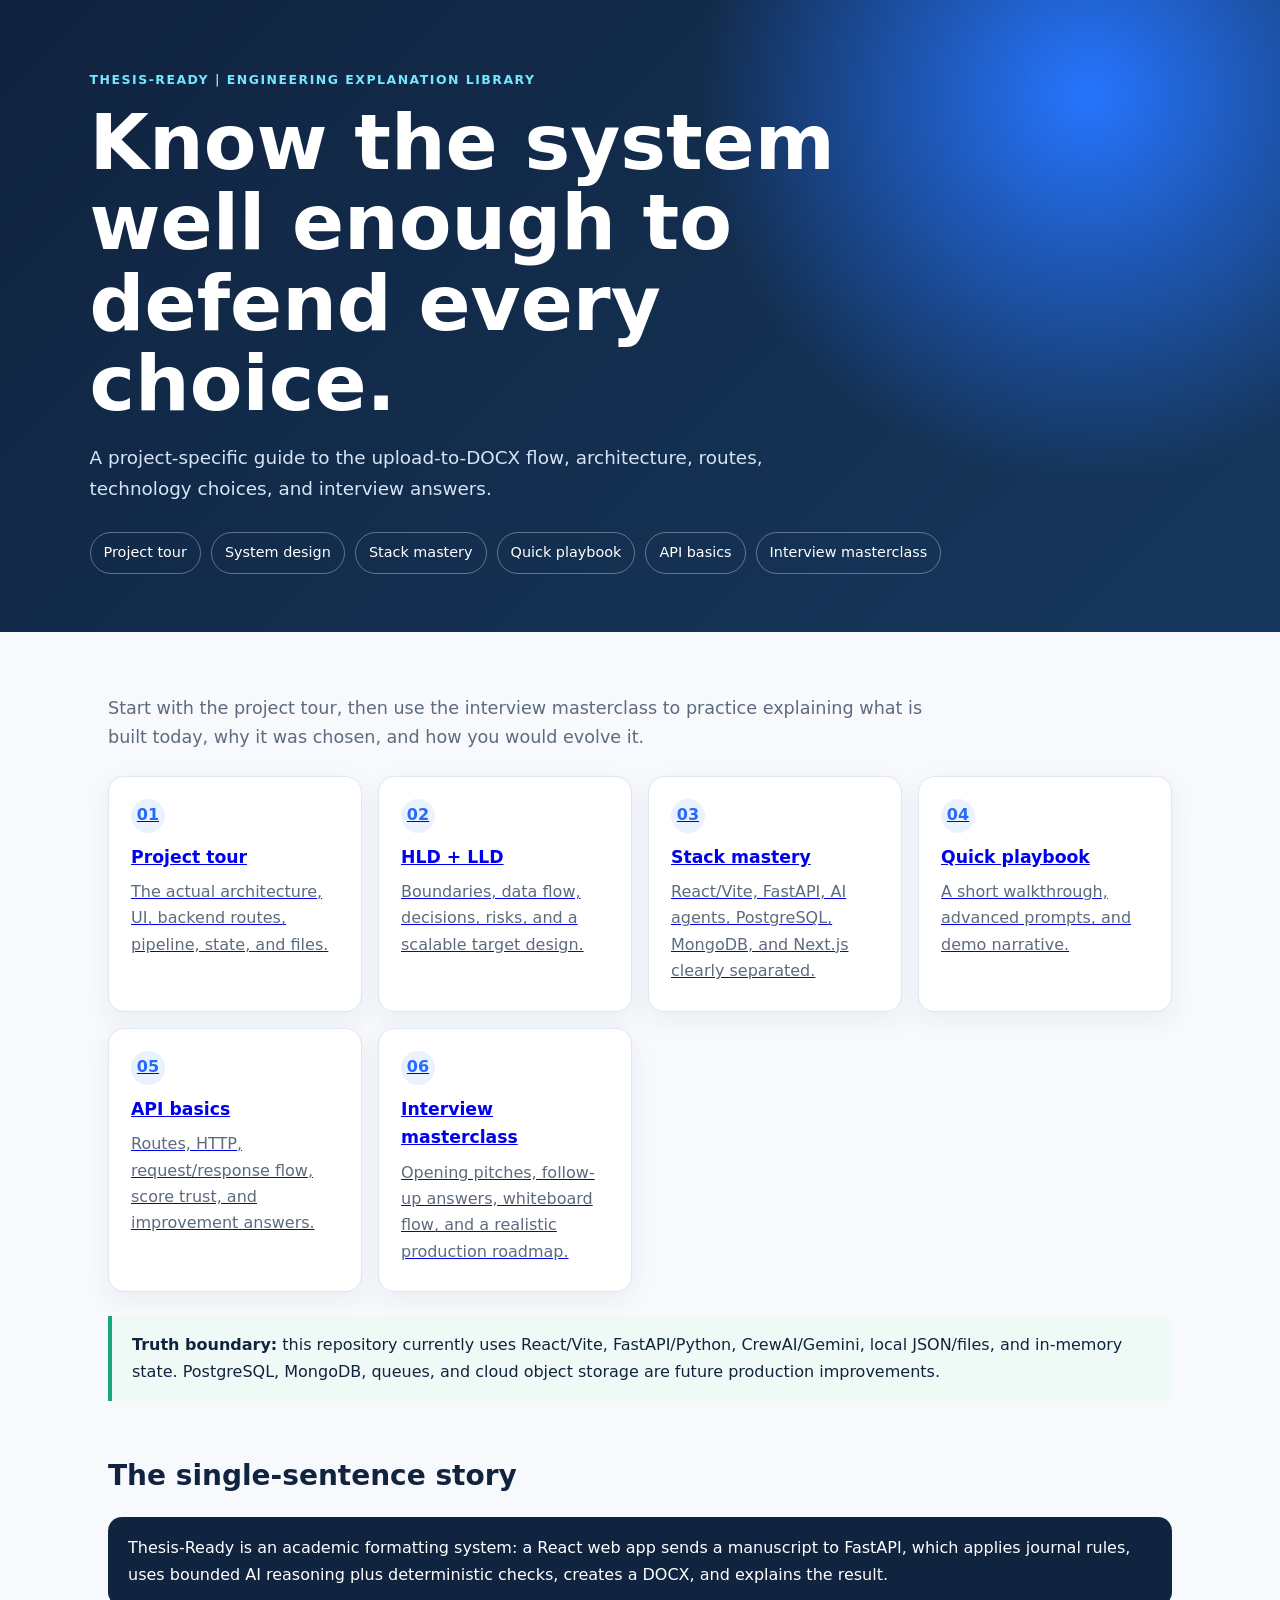
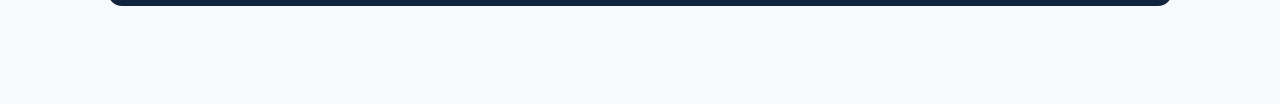
<file: explanation/index.html>
<!doctype html>
<html lang="en"><head><meta charset="utf-8"><meta name="viewport" content="width=device-width,initial-scale=1"><title>Thesis-Ready | Mastery Map</title><link rel="stylesheet" href="styles.css"></head><body>
<header class="hero"><div class="eyebrow">Thesis-Ready | engineering explanation library</div><h1>Know the system well enough to defend every choice.</h1><p>A project-specific guide to the upload-to-DOCX flow, architecture, routes, technology choices, and interview answers.</p><nav class="nav"><a href="01-project-tour.html">Project tour</a><a href="02-system-design.html">System design</a><a href="03-stack-mastery.html">Stack mastery</a><a href="04-interview-playbook.html">Quick playbook</a><a href="05-api-routes-and-improvements.html">API basics</a><a href="06-interview-masterclass.html">Interview masterclass</a></nav></header>
<main class="wrap"><p class="lead">Start with the project tour, then use the interview masterclass to practice explaining what is built today, why it was chosen, and how you would evolve it.</p><section class="grid"><a class="card" href="01-project-tour.html"><div class="num">01</div><h3>Project tour</h3><p>The actual architecture, UI, backend routes, pipeline, state, and files.</p></a><a class="card" href="02-system-design.html"><div class="num">02</div><h3>HLD + LLD</h3><p>Boundaries, data flow, decisions, risks, and a scalable target design.</p></a><a class="card" href="03-stack-mastery.html"><div class="num">03</div><h3>Stack mastery</h3><p>React/Vite, FastAPI, AI agents, PostgreSQL, MongoDB, and Next.js clearly separated.</p></a><a class="card" href="04-interview-playbook.html"><div class="num">04</div><h3>Quick playbook</h3><p>A short walkthrough, advanced prompts, and demo narrative.</p></a><a class="card" href="05-api-routes-and-improvements.html"><div class="num">05</div><h3>API basics</h3><p>Routes, HTTP, request/response flow, score trust, and improvement answers.</p></a><a class="card" href="06-interview-masterclass.html"><div class="num">06</div><h3>Interview masterclass</h3><p>Opening pitches, follow-up answers, whiteboard flow, and a realistic production roadmap.</p></a></section><div class="callout good"><strong>Truth boundary:</strong> this repository currently uses React/Vite, FastAPI/Python, CrewAI/Gemini, local JSON/files, and in-memory state. PostgreSQL, MongoDB, queues, and cloud object storage are future production improvements.</div><h2>The single-sentence story</h2><div class="q">Thesis-Ready is an academic formatting system: a React web app sends a manuscript to FastAPI, which applies journal rules, uses bounded AI reasoning plus deterministic checks, creates a DOCX, and explains the result.</div></main></body></html>
</file>
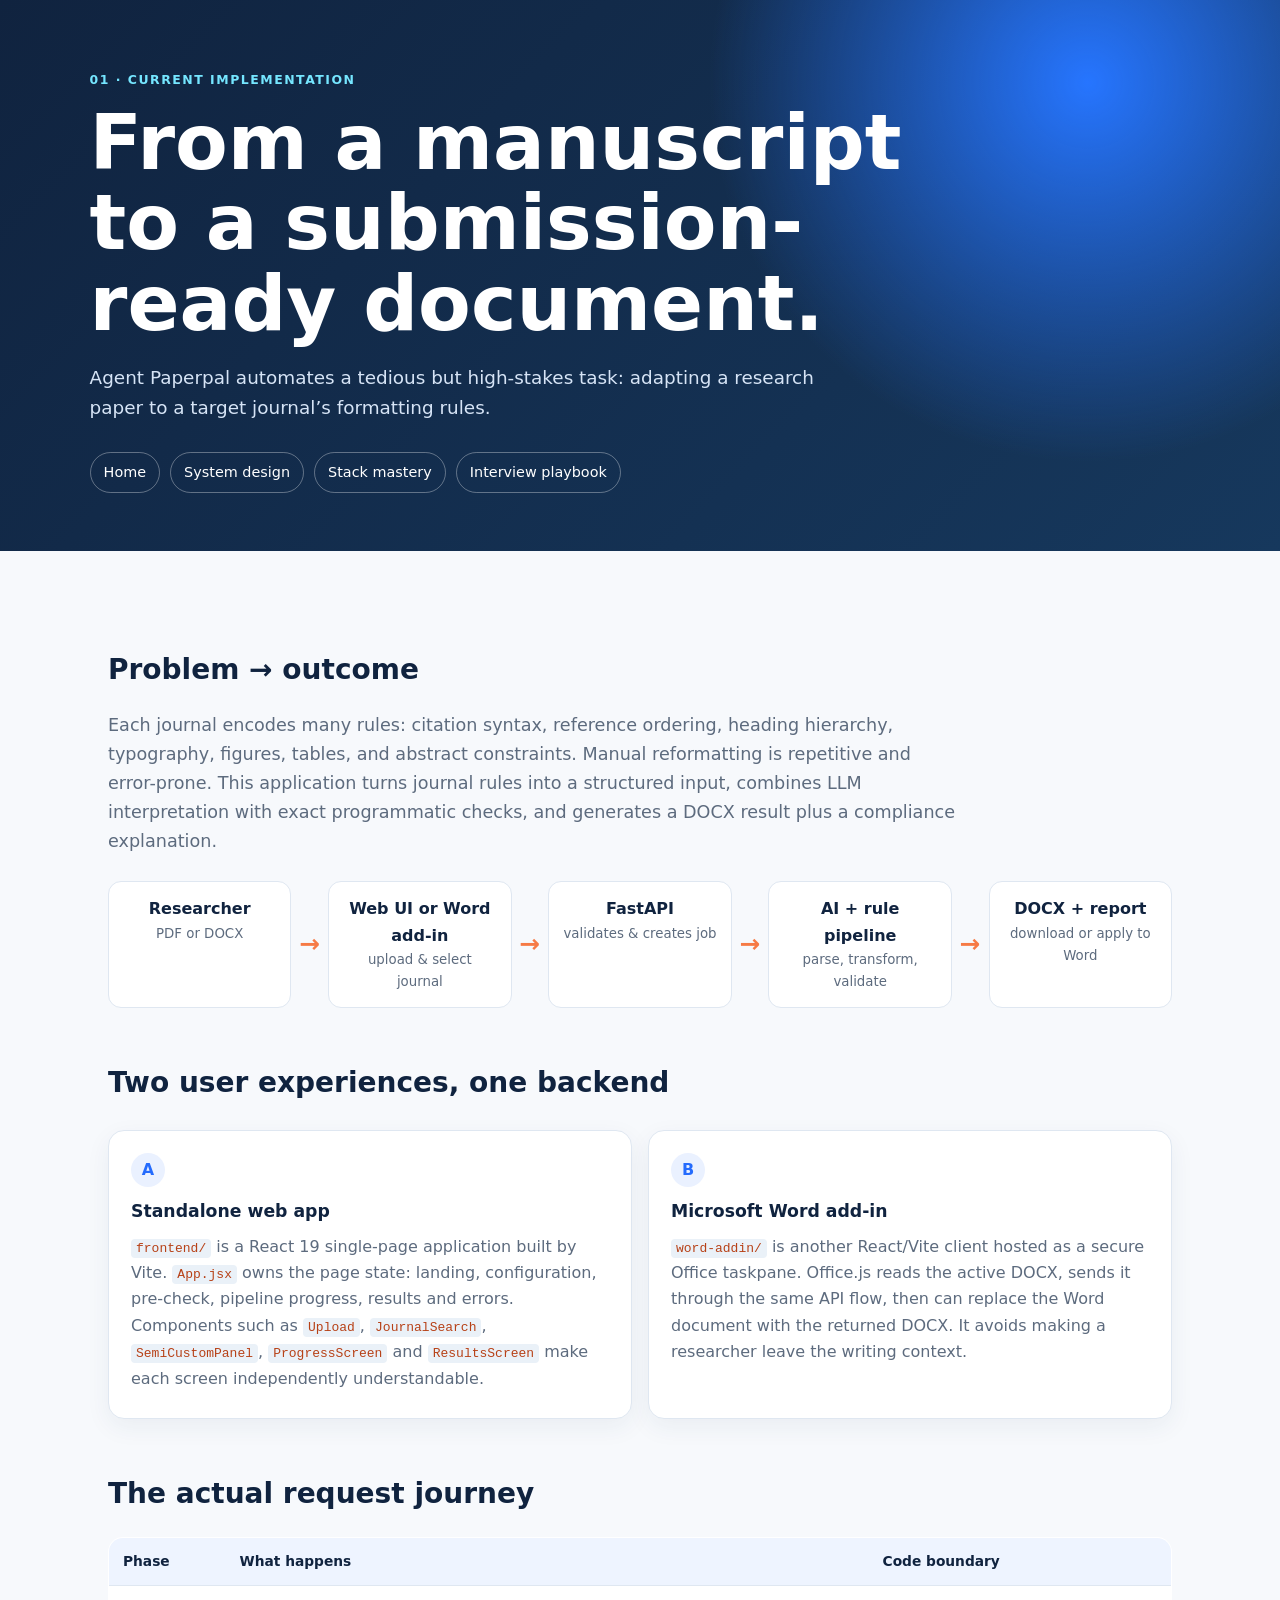
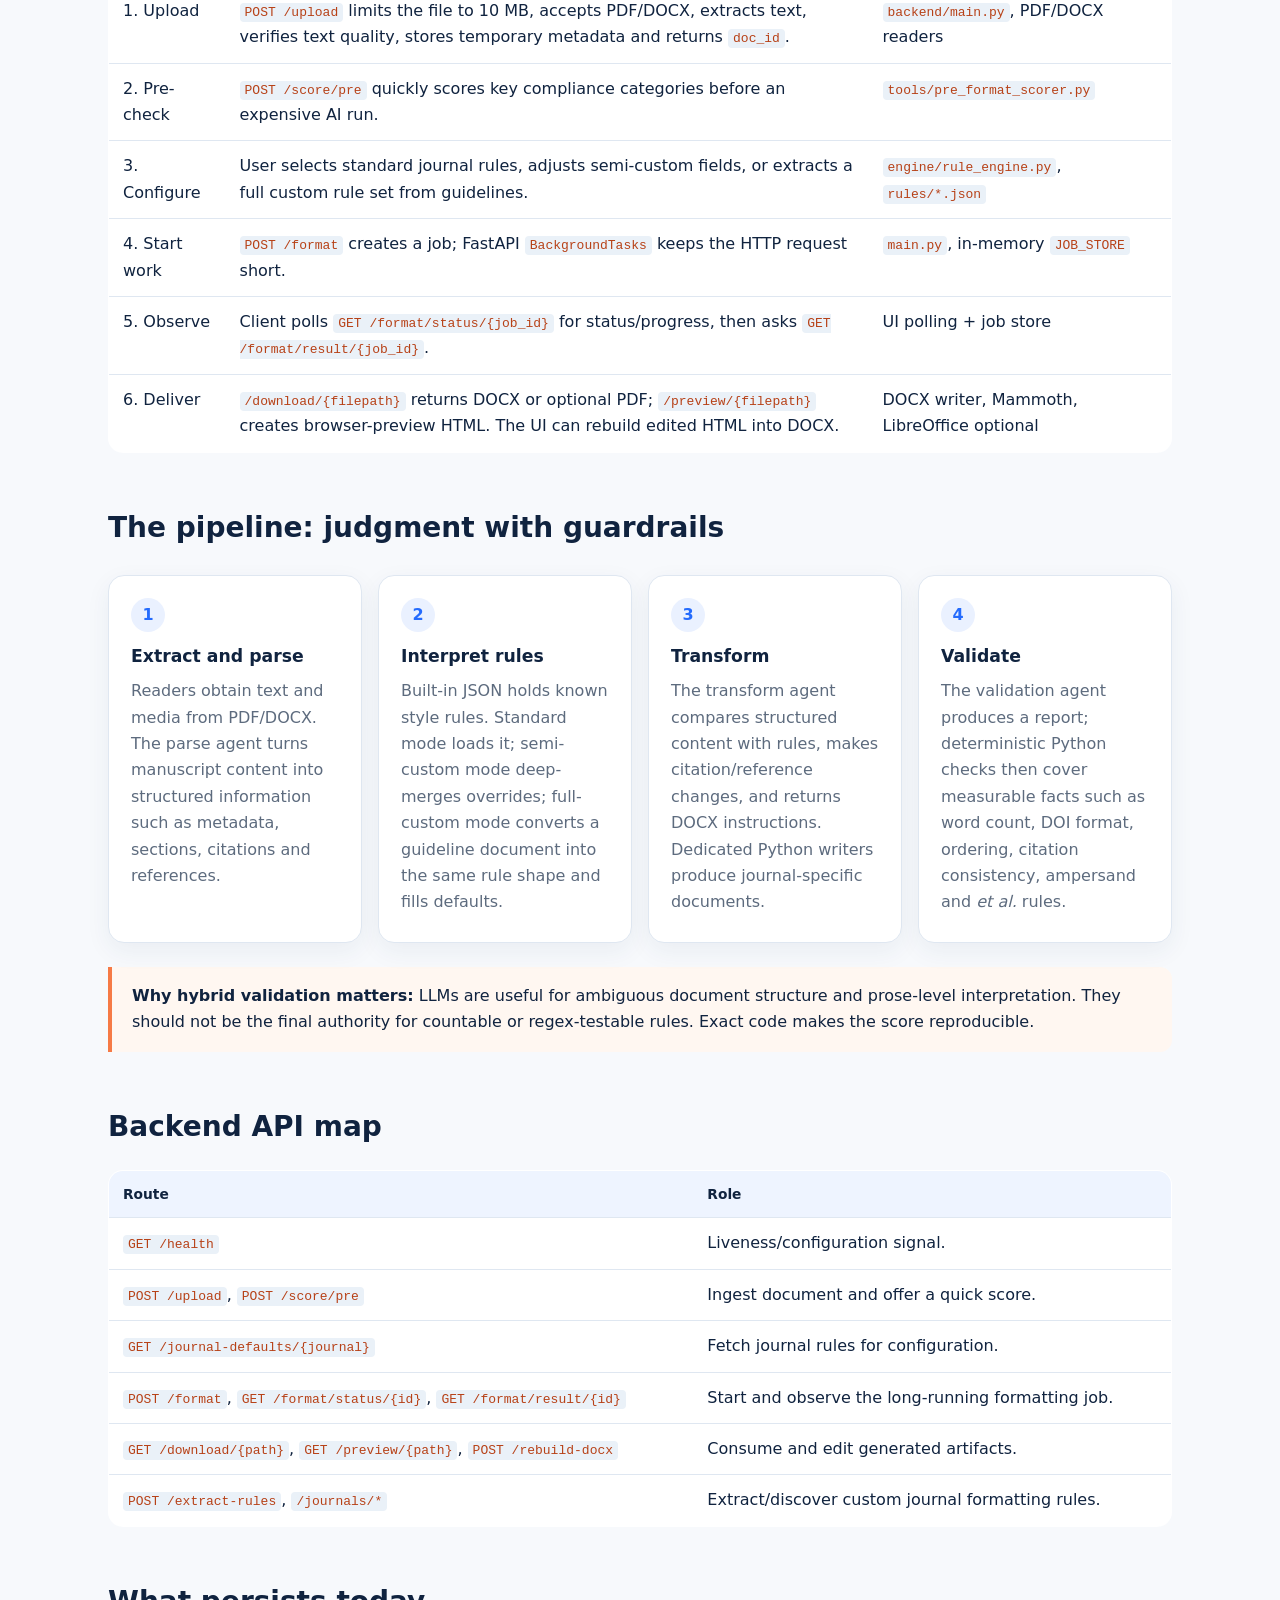
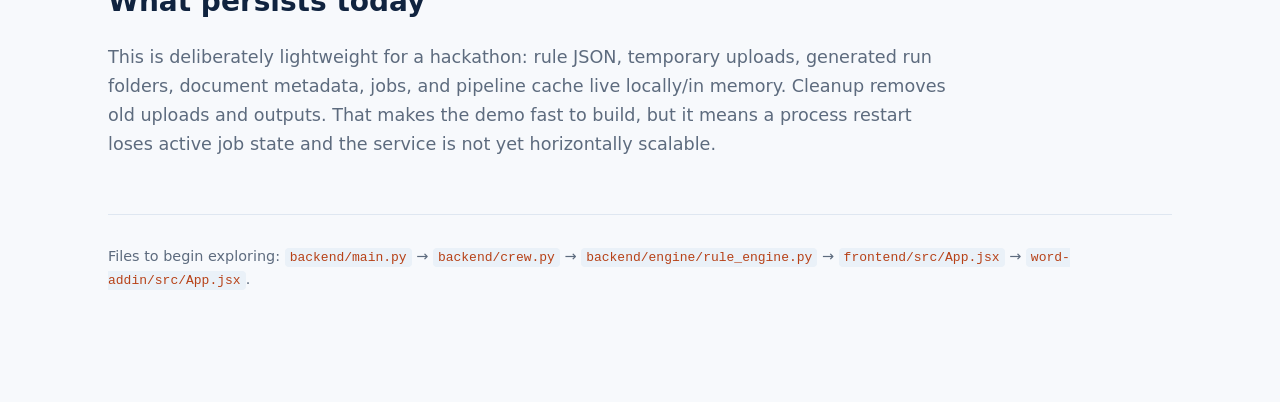
<file: explanation/01-project-tour.html>
<!doctype html><html><head><meta charset="utf-8"><meta name="viewport" content="width=device-width,initial-scale=1"><title>Project tour | Agent Paperpal</title><link rel="stylesheet" href="styles.css"></head><body><header class="hero"><div class="eyebrow">01 · current implementation</div><h1>From a manuscript to a submission-ready document.</h1><p>Agent Paperpal automates a tedious but high-stakes task: adapting a research paper to a target journal’s formatting rules.</p><nav class="nav"><a href="index.html">Home</a><a href="02-system-design.html">System design</a><a href="03-stack-mastery.html">Stack mastery</a><a href="04-interview-playbook.html">Interview playbook</a></nav></header><main class="wrap"><h2>Problem → outcome</h2><p class="lead">Each journal encodes many rules: citation syntax, reference ordering, heading hierarchy, typography, figures, tables, and abstract constraints. Manual reformatting is repetitive and error-prone. This application turns journal rules into a structured input, combines LLM interpretation with exact programmatic checks, and generates a DOCX result plus a compliance explanation.</p><div class="flow"><div class="node">Researcher<small>PDF or DOCX</small></div><div class="arrow">→</div><div class="node">Web UI or Word add-in<small>upload & select journal</small></div><div class="arrow">→</div><div class="node">FastAPI<small>validates & creates job</small></div><div class="arrow">→</div><div class="node">AI + rule pipeline<small>parse, transform, validate</small></div><div class="arrow">→</div><div class="node">DOCX + report<small>download or apply to Word</small></div></div><h2>Two user experiences, one backend</h2><div class="grid"><article class="card"><div class="num">A</div><h3>Standalone web app</h3><p><code>frontend/</code> is a React 19 single-page application built by Vite. <code>App.jsx</code> owns the page state: landing, configuration, pre-check, pipeline progress, results and errors. Components such as <code>Upload</code>, <code>JournalSearch</code>, <code>SemiCustomPanel</code>, <code>ProgressScreen</code> and <code>ResultsScreen</code> make each screen independently understandable.</p></article><article class="card"><div class="num">B</div><h3>Microsoft Word add-in</h3><p><code>word-addin/</code> is another React/Vite client hosted as a secure Office taskpane. Office.js reads the active DOCX, sends it through the same API flow, then can replace the Word document with the returned DOCX. It avoids making a researcher leave the writing context.</p></article></div><h2>The actual request journey</h2><table><thead><tr><th>Phase</th><th>What happens</th><th>Code boundary</th></tr></thead><tbody><tr><td>1. Upload</td><td><code>POST /upload</code> limits the file to 10 MB, accepts PDF/DOCX, extracts text, verifies text quality, stores temporary metadata and returns <code>doc_id</code>.</td><td><code>backend/main.py</code>, PDF/DOCX readers</td></tr><tr><td>2. Pre-check</td><td><code>POST /score/pre</code> quickly scores key compliance categories before an expensive AI run.</td><td><code>tools/pre_format_scorer.py</code></td></tr><tr><td>3. Configure</td><td>User selects standard journal rules, adjusts semi-custom fields, or extracts a full custom rule set from guidelines.</td><td><code>engine/rule_engine.py</code>, <code>rules/*.json</code></td></tr><tr><td>4. Start work</td><td><code>POST /format</code> creates a job; FastAPI <code>BackgroundTasks</code> keeps the HTTP request short.</td><td><code>main.py</code>, in-memory <code>JOB_STORE</code></td></tr><tr><td>5. Observe</td><td>Client polls <code>GET /format/status/{job_id}</code> for status/progress, then asks <code>GET /format/result/{job_id}</code>.</td><td>UI polling + job store</td></tr><tr><td>6. Deliver</td><td><code>/download/{filepath}</code> returns DOCX or optional PDF; <code>/preview/{filepath}</code> creates browser-preview HTML. The UI can rebuild edited HTML into DOCX.</td><td>DOCX writer, Mammoth, LibreOffice optional</td></tr></tbody></table><h2>The pipeline: judgment with guardrails</h2><div class="grid"><article class="card"><div class="num">1</div><h3>Extract and parse</h3><p>Readers obtain text and media from PDF/DOCX. The parse agent turns manuscript content into structured information such as metadata, sections, citations and references.</p></article><article class="card"><div class="num">2</div><h3>Interpret rules</h3><p>Built-in JSON holds known style rules. Standard mode loads it; semi-custom mode deep-merges overrides; full-custom mode converts a guideline document into the same rule shape and fills defaults.</p></article><article class="card"><div class="num">3</div><h3>Transform</h3><p>The transform agent compares structured content with rules, makes citation/reference changes, and returns DOCX instructions. Dedicated Python writers produce journal-specific documents.</p></article><article class="card"><div class="num">4</div><h3>Validate</h3><p>The validation agent produces a report; deterministic Python checks then cover measurable facts such as word count, DOI format, ordering, citation consistency, ampersand and <em>et al.</em> rules.</p></article></div><div class="callout"><strong>Why hybrid validation matters:</strong> LLMs are useful for ambiguous document structure and prose-level interpretation. They should not be the final authority for countable or regex-testable rules. Exact code makes the score reproducible.</div><h2>Backend API map</h2><table><thead><tr><th>Route</th><th>Role</th></tr></thead><tbody><tr><td><code>GET /health</code></td><td>Liveness/configuration signal.</td></tr><tr><td><code>POST /upload</code>, <code>POST /score/pre</code></td><td>Ingest document and offer a quick score.</td></tr><tr><td><code>GET /journal-defaults/{journal}</code></td><td>Fetch journal rules for configuration.</td></tr><tr><td><code>POST /format</code>, <code>GET /format/status/{id}</code>, <code>GET /format/result/{id}</code></td><td>Start and observe the long-running formatting job.</td></tr><tr><td><code>GET /download/{path}</code>, <code>GET /preview/{path}</code>, <code>POST /rebuild-docx</code></td><td>Consume and edit generated artifacts.</td></tr><tr><td><code>POST /extract-rules</code>, <code>/journals/*</code></td><td>Extract/discover custom journal formatting rules.</td></tr></tbody></table><h2>What persists today</h2><p class="lead">This is deliberately lightweight for a hackathon: rule JSON, temporary uploads, generated run folders, document metadata, jobs, and pipeline cache live locally/in memory. Cleanup removes old uploads and outputs. That makes the demo fast to build, but it means a process restart loses active job state and the service is not yet horizontally scalable.</p><footer class="footer">Files to begin exploring: <code>backend/main.py</code> → <code>backend/crew.py</code> → <code>backend/engine/rule_engine.py</code> → <code>frontend/src/App.jsx</code> → <code>word-addin/src/App.jsx</code>.</footer></main></body></html>
</file>
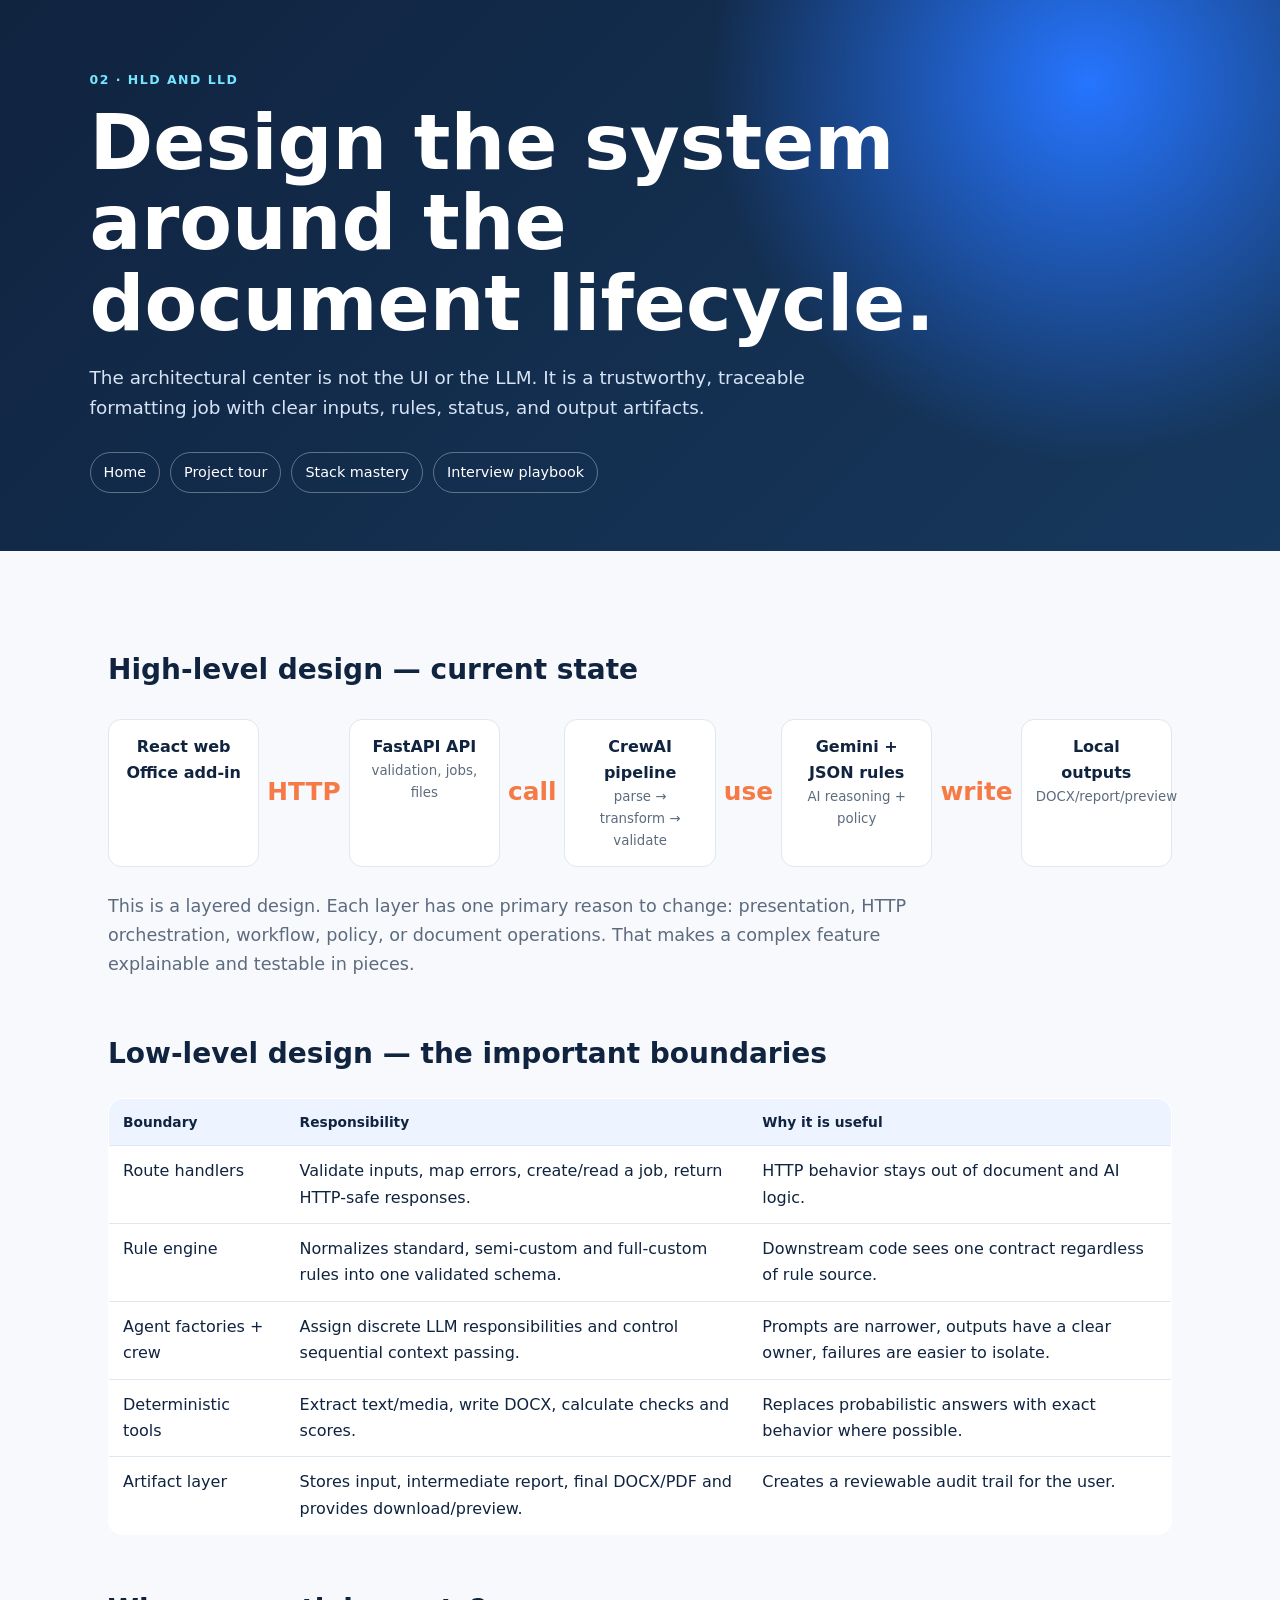
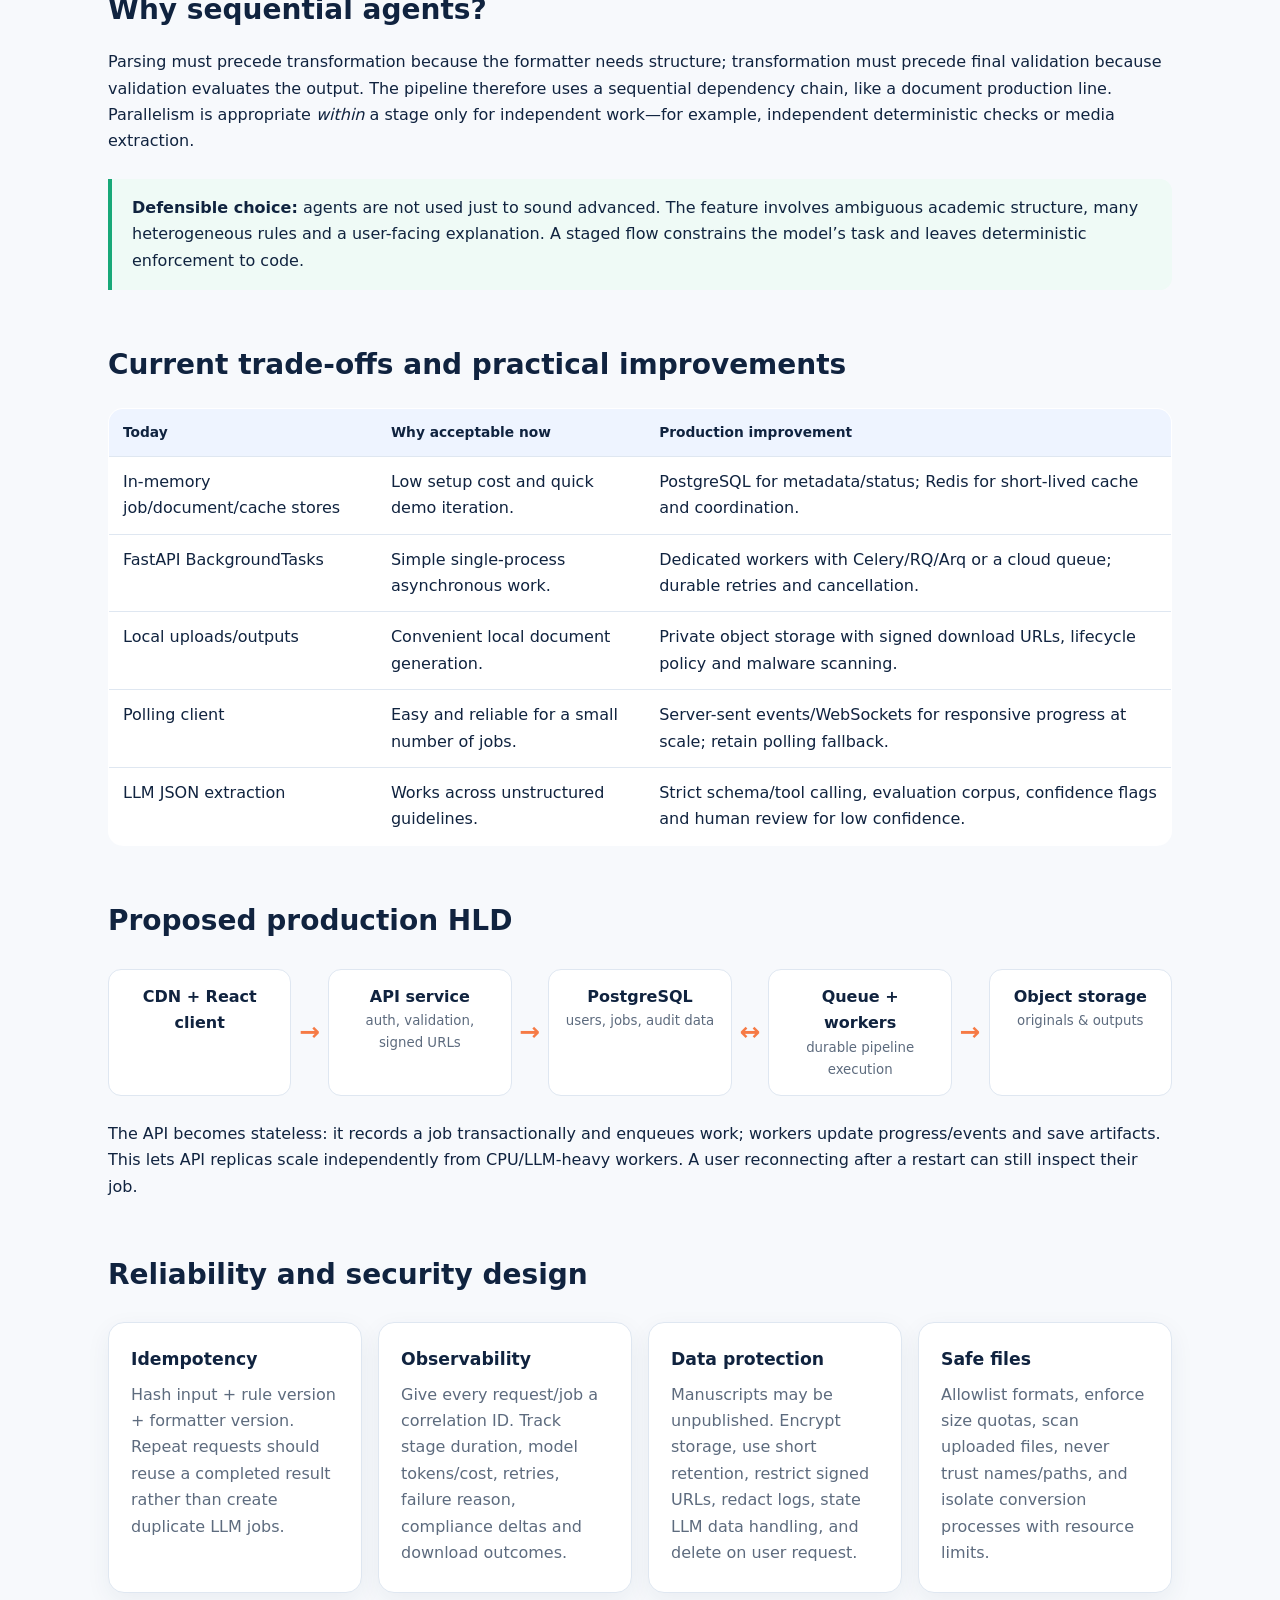
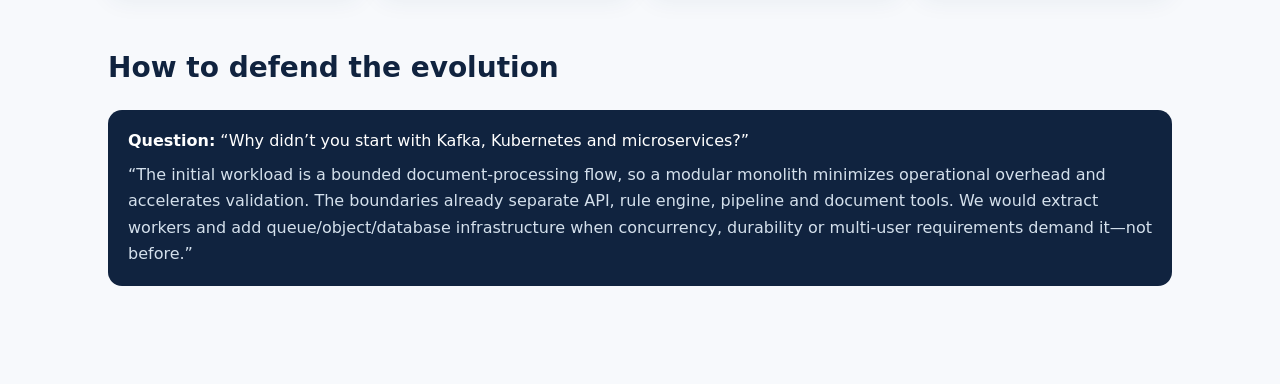
<file: explanation/02-system-design.html>
<!doctype html><html><head><meta charset="utf-8"><meta name="viewport" content="width=device-width,initial-scale=1"><title>System design | Agent Paperpal</title><link rel="stylesheet" href="styles.css"></head><body><header class="hero"><div class="eyebrow">02 · HLD and LLD</div><h1>Design the system around the document lifecycle.</h1><p>The architectural center is not the UI or the LLM. It is a trustworthy, traceable formatting job with clear inputs, rules, status, and output artifacts.</p><nav class="nav"><a href="index.html">Home</a><a href="01-project-tour.html">Project tour</a><a href="03-stack-mastery.html">Stack mastery</a><a href="04-interview-playbook.html">Interview playbook</a></nav></header><main class="wrap"><h2>High-level design — current state</h2><div class="flow"><div class="node">React web<br>Office add-in</div><div class="arrow">HTTP</div><div class="node">FastAPI API<br><small>validation, jobs, files</small></div><div class="arrow">call</div><div class="node">CrewAI pipeline<br><small>parse → transform → validate</small></div><div class="arrow">use</div><div class="node">Gemini + JSON rules<br><small>AI reasoning + policy</small></div><div class="arrow">write</div><div class="node">Local outputs<br><small>DOCX/report/preview</small></div></div><p class="lead">This is a layered design. Each layer has one primary reason to change: presentation, HTTP orchestration, workflow, policy, or document operations. That makes a complex feature explainable and testable in pieces.</p><h2>Low-level design — the important boundaries</h2><table><thead><tr><th>Boundary</th><th>Responsibility</th><th>Why it is useful</th></tr></thead><tbody><tr><td>Route handlers</td><td>Validate inputs, map errors, create/read a job, return HTTP-safe responses.</td><td>HTTP behavior stays out of document and AI logic.</td></tr><tr><td>Rule engine</td><td>Normalizes standard, semi-custom and full-custom rules into one validated schema.</td><td>Downstream code sees one contract regardless of rule source.</td></tr><tr><td>Agent factories + crew</td><td>Assign discrete LLM responsibilities and control sequential context passing.</td><td>Prompts are narrower, outputs have a clear owner, failures are easier to isolate.</td></tr><tr><td>Deterministic tools</td><td>Extract text/media, write DOCX, calculate checks and scores.</td><td>Replaces probabilistic answers with exact behavior where possible.</td></tr><tr><td>Artifact layer</td><td>Stores input, intermediate report, final DOCX/PDF and provides download/preview.</td><td>Creates a reviewable audit trail for the user.</td></tr></tbody></table><h2>Why sequential agents?</h2><p>Parsing must precede transformation because the formatter needs structure; transformation must precede final validation because validation evaluates the output. The pipeline therefore uses a sequential dependency chain, like a document production line. Parallelism is appropriate <em>within</em> a stage only for independent work—for example, independent deterministic checks or media extraction.</p><div class="callout good"><strong>Defensible choice:</strong> agents are not used just to sound advanced. The feature involves ambiguous academic structure, many heterogeneous rules and a user-facing explanation. A staged flow constrains the model’s task and leaves deterministic enforcement to code.</div><h2>Current trade-offs and practical improvements</h2><table><thead><tr><th>Today</th><th>Why acceptable now</th><th>Production improvement</th></tr></thead><tbody><tr><td>In-memory job/document/cache stores</td><td>Low setup cost and quick demo iteration.</td><td>PostgreSQL for metadata/status; Redis for short-lived cache and coordination.</td></tr><tr><td>FastAPI BackgroundTasks</td><td>Simple single-process asynchronous work.</td><td>Dedicated workers with Celery/RQ/Arq or a cloud queue; durable retries and cancellation.</td></tr><tr><td>Local uploads/outputs</td><td>Convenient local document generation.</td><td>Private object storage with signed download URLs, lifecycle policy and malware scanning.</td></tr><tr><td>Polling client</td><td>Easy and reliable for a small number of jobs.</td><td>Server-sent events/WebSockets for responsive progress at scale; retain polling fallback.</td></tr><tr><td>LLM JSON extraction</td><td>Works across unstructured guidelines.</td><td>Strict schema/tool calling, evaluation corpus, confidence flags and human review for low confidence.</td></tr></tbody></table><h2>Proposed production HLD</h2><div class="flow"><div class="node">CDN + React client</div><div class="arrow">→</div><div class="node">API service<br><small>auth, validation, signed URLs</small></div><div class="arrow">→</div><div class="node">PostgreSQL<br><small>users, jobs, audit data</small></div><div class="arrow">↔</div><div class="node">Queue + workers<br><small>durable pipeline execution</small></div><div class="arrow">→</div><div class="node">Object storage<br><small>originals & outputs</small></div></div><p>The API becomes stateless: it records a job transactionally and enqueues work; workers update progress/events and save artifacts. This lets API replicas scale independently from CPU/LLM-heavy workers. A user reconnecting after a restart can still inspect their job.</p><h2>Reliability and security design</h2><div class="grid"><article class="card"><h3>Idempotency</h3><p>Hash input + rule version + formatter version. Repeat requests should reuse a completed result rather than create duplicate LLM jobs.</p></article><article class="card"><h3>Observability</h3><p>Give every request/job a correlation ID. Track stage duration, model tokens/cost, retries, failure reason, compliance deltas and download outcomes.</p></article><article class="card"><h3>Data protection</h3><p>Manuscripts may be unpublished. Encrypt storage, use short retention, restrict signed URLs, redact logs, state LLM data handling, and delete on user request.</p></article><article class="card"><h3>Safe files</h3><p>Allowlist formats, enforce size quotas, scan uploaded files, never trust names/paths, and isolate conversion processes with resource limits.</p></article></div><h2>How to defend the evolution</h2><div class="q"><strong>Question:</strong> “Why didn’t you start with Kafka, Kubernetes and microservices?”<p>“The initial workload is a bounded document-processing flow, so a modular monolith minimizes operational overhead and accelerates validation. The boundaries already separate API, rule engine, pipeline and document tools. We would extract workers and add queue/object/database infrastructure when concurrency, durability or multi-user requirements demand it—not before.”</p></div></main></body></html>
</file>
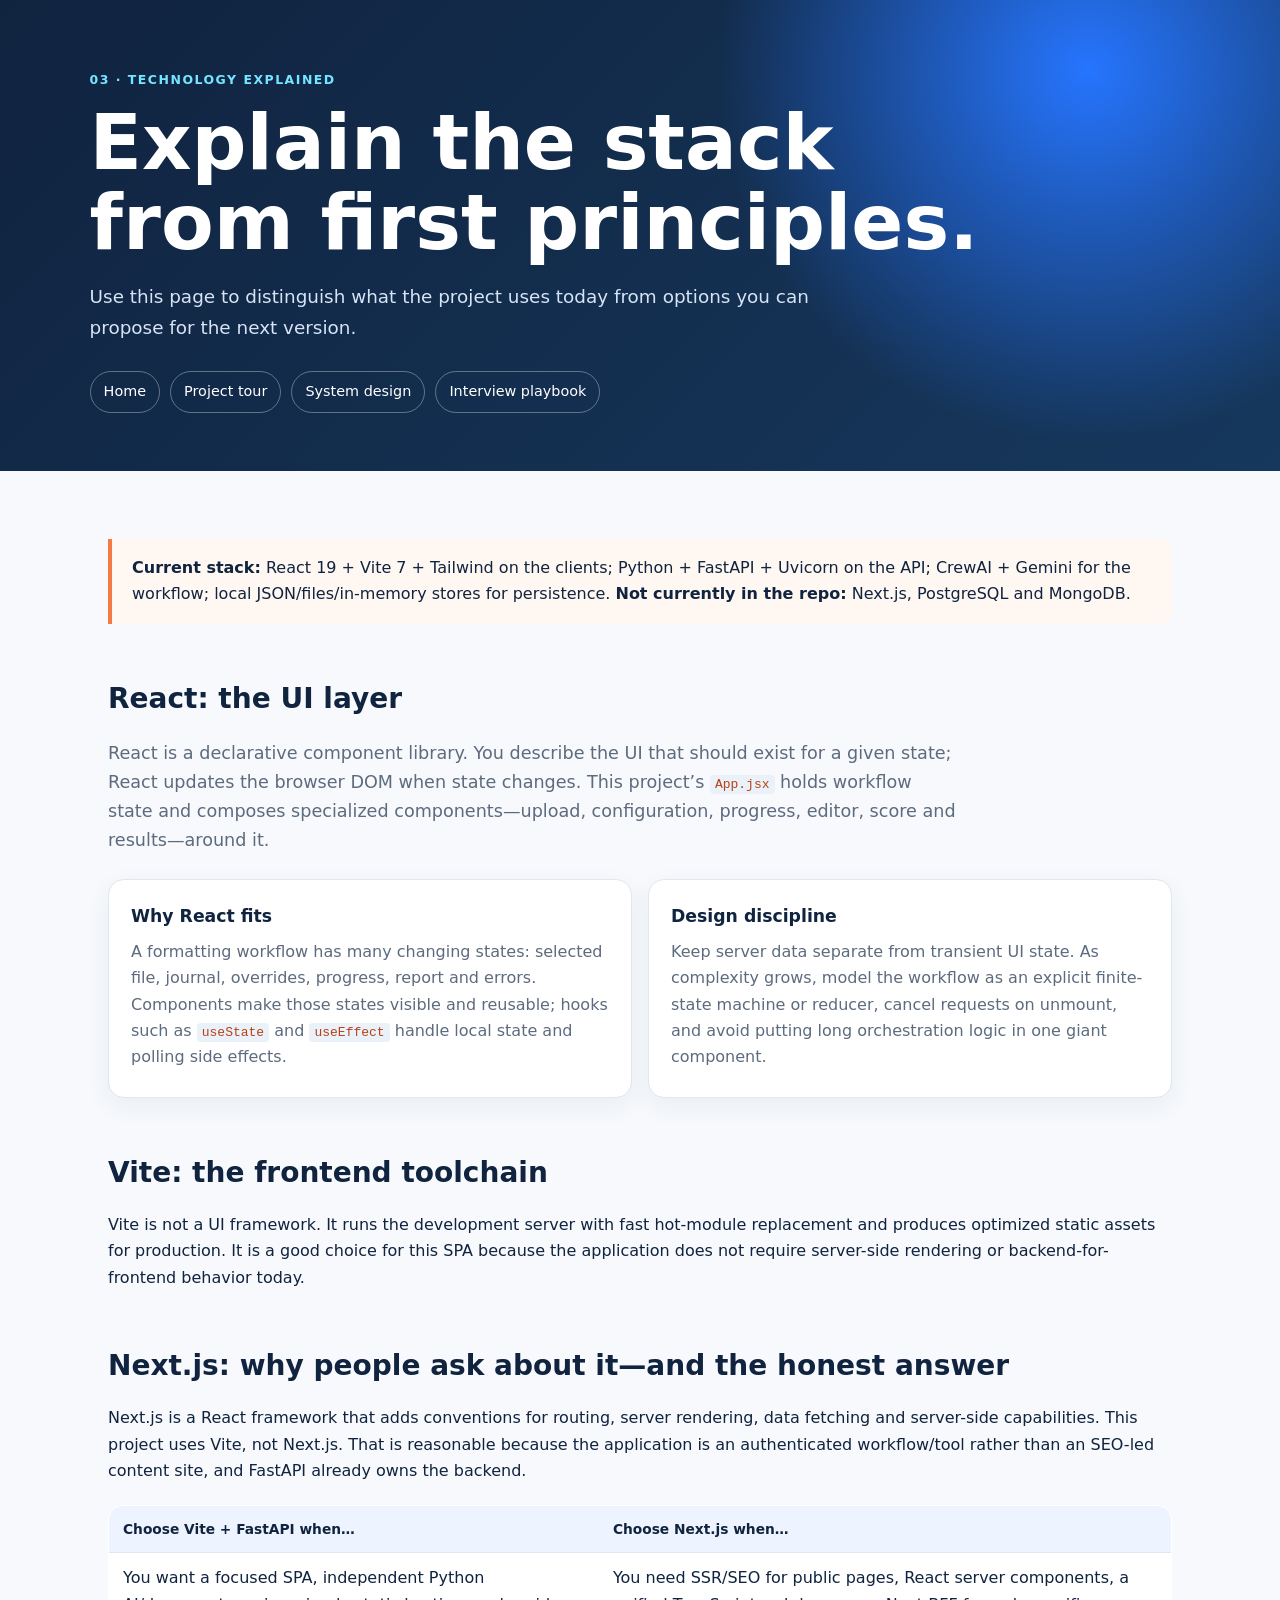
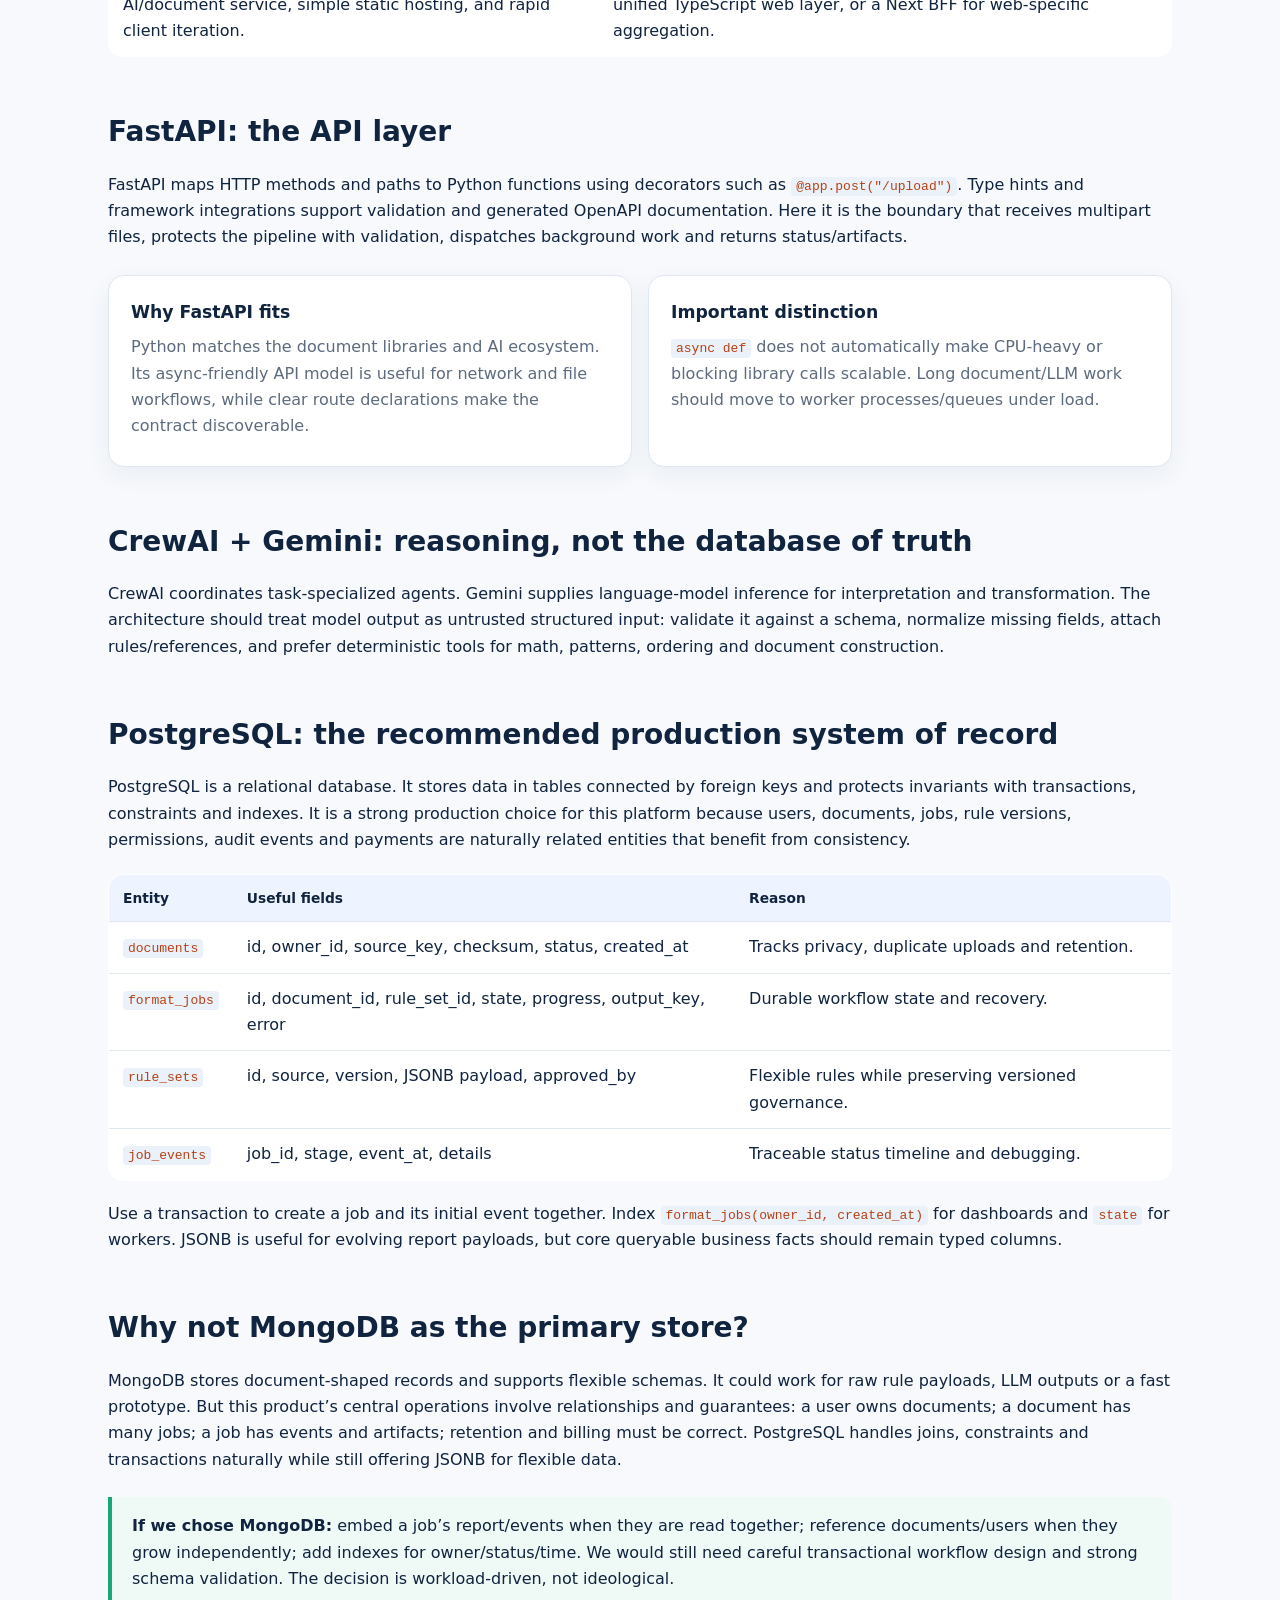
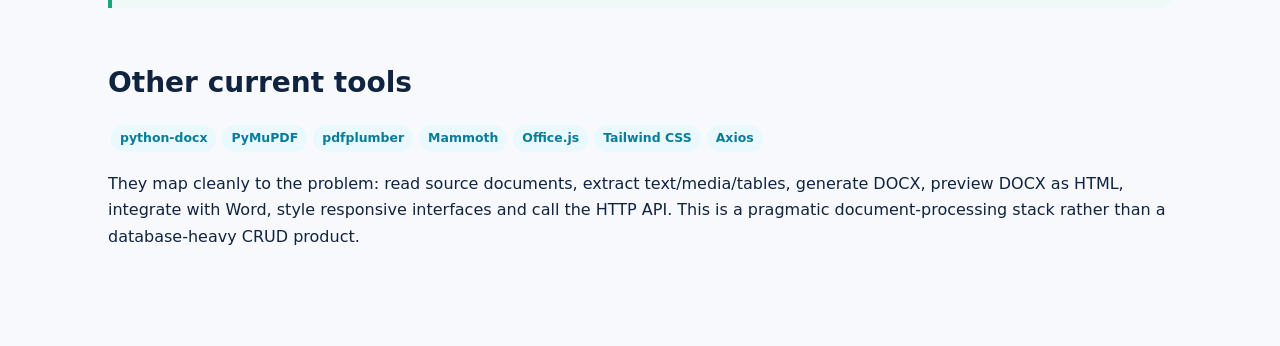
<file: explanation/03-stack-mastery.html>
<!doctype html><html><head><meta charset="utf-8"><meta name="viewport" content="width=device-width,initial-scale=1"><title>Stack mastery | Agent Paperpal</title><link rel="stylesheet" href="styles.css"></head><body><header class="hero"><div class="eyebrow">03 · technology explained</div><h1>Explain the stack from first principles.</h1><p>Use this page to distinguish what the project uses today from options you can propose for the next version.</p><nav class="nav"><a href="index.html">Home</a><a href="01-project-tour.html">Project tour</a><a href="02-system-design.html">System design</a><a href="04-interview-playbook.html">Interview playbook</a></nav></header><main class="wrap"><div class="callout"><strong>Current stack:</strong> React 19 + Vite 7 + Tailwind on the clients; Python + FastAPI + Uvicorn on the API; CrewAI + Gemini for the workflow; local JSON/files/in-memory stores for persistence. <strong>Not currently in the repo:</strong> Next.js, PostgreSQL and MongoDB.</div><h2>React: the UI layer</h2><p class="lead">React is a declarative component library. You describe the UI that should exist for a given state; React updates the browser DOM when state changes. This project’s <code>App.jsx</code> holds workflow state and composes specialized components—upload, configuration, progress, editor, score and results—around it.</p><div class="grid"><article class="card"><h3>Why React fits</h3><p>A formatting workflow has many changing states: selected file, journal, overrides, progress, report and errors. Components make those states visible and reusable; hooks such as <code>useState</code> and <code>useEffect</code> handle local state and polling side effects.</p></article><article class="card"><h3>Design discipline</h3><p>Keep server data separate from transient UI state. As complexity grows, model the workflow as an explicit finite-state machine or reducer, cancel requests on unmount, and avoid putting long orchestration logic in one giant component.</p></article></div><h2>Vite: the frontend toolchain</h2><p>Vite is not a UI framework. It runs the development server with fast hot-module replacement and produces optimized static assets for production. It is a good choice for this SPA because the application does not require server-side rendering or backend-for-frontend behavior today.</p><h2>Next.js: why people ask about it—and the honest answer</h2><p>Next.js is a React framework that adds conventions for routing, server rendering, data fetching and server-side capabilities. This project uses Vite, not Next.js. That is reasonable because the application is an authenticated workflow/tool rather than an SEO-led content site, and FastAPI already owns the backend.</p><table><thead><tr><th>Choose Vite + FastAPI when…</th><th>Choose Next.js when…</th></tr></thead><tbody><tr><td>You want a focused SPA, independent Python AI/document service, simple static hosting, and rapid client iteration.</td><td>You need SSR/SEO for public pages, React server components, a unified TypeScript web layer, or a Next BFF for web-specific aggregation.</td></tr></tbody></table><h2>FastAPI: the API layer</h2><p>FastAPI maps HTTP methods and paths to Python functions using decorators such as <code>@app.post("/upload")</code>. Type hints and framework integrations support validation and generated OpenAPI documentation. Here it is the boundary that receives multipart files, protects the pipeline with validation, dispatches background work and returns status/artifacts.</p><div class="grid"><article class="card"><h3>Why FastAPI fits</h3><p>Python matches the document libraries and AI ecosystem. Its async-friendly API model is useful for network and file workflows, while clear route declarations make the contract discoverable.</p></article><article class="card"><h3>Important distinction</h3><p><code>async def</code> does not automatically make CPU-heavy or blocking library calls scalable. Long document/LLM work should move to worker processes/queues under load.</p></article></div><h2>CrewAI + Gemini: reasoning, not the database of truth</h2><p>CrewAI coordinates task-specialized agents. Gemini supplies language-model inference for interpretation and transformation. The architecture should treat model output as untrusted structured input: validate it against a schema, normalize missing fields, attach rules/references, and prefer deterministic tools for math, patterns, ordering and document construction.</p><h2>PostgreSQL: the recommended production system of record</h2><p>PostgreSQL is a relational database. It stores data in tables connected by foreign keys and protects invariants with transactions, constraints and indexes. It is a strong production choice for this platform because users, documents, jobs, rule versions, permissions, audit events and payments are naturally related entities that benefit from consistency.</p><table><thead><tr><th>Entity</th><th>Useful fields</th><th>Reason</th></tr></thead><tbody><tr><td><code>documents</code></td><td>id, owner_id, source_key, checksum, status, created_at</td><td>Tracks privacy, duplicate uploads and retention.</td></tr><tr><td><code>format_jobs</code></td><td>id, document_id, rule_set_id, state, progress, output_key, error</td><td>Durable workflow state and recovery.</td></tr><tr><td><code>rule_sets</code></td><td>id, source, version, JSONB payload, approved_by</td><td>Flexible rules while preserving versioned governance.</td></tr><tr><td><code>job_events</code></td><td>job_id, stage, event_at, details</td><td>Traceable status timeline and debugging.</td></tr></tbody></table><p>Use a transaction to create a job and its initial event together. Index <code>format_jobs(owner_id, created_at)</code> for dashboards and <code>state</code> for workers. JSONB is useful for evolving report payloads, but core queryable business facts should remain typed columns.</p><h2>Why not MongoDB as the primary store?</h2><p>MongoDB stores document-shaped records and supports flexible schemas. It could work for raw rule payloads, LLM outputs or a fast prototype. But this product’s central operations involve relationships and guarantees: a user owns documents; a document has many jobs; a job has events and artifacts; retention and billing must be correct. PostgreSQL handles joins, constraints and transactions naturally while still offering JSONB for flexible data.</p><div class="callout good"><strong>If we chose MongoDB:</strong> embed a job’s report/events when they are read together; reference documents/users when they grow independently; add indexes for owner/status/time. We would still need careful transactional workflow design and strong schema validation. The decision is workload-driven, not ideological.</div><h2>Other current tools</h2><p><span class="tag">python-docx</span><span class="tag">PyMuPDF</span><span class="tag">pdfplumber</span><span class="tag">Mammoth</span><span class="tag">Office.js</span><span class="tag">Tailwind CSS</span><span class="tag">Axios</span></p><p>They map cleanly to the problem: read source documents, extract text/media/tables, generate DOCX, preview DOCX as HTML, integrate with Word, style responsive interfaces and call the HTTP API. This is a pragmatic document-processing stack rather than a database-heavy CRUD product.</p></main></body></html>
</file>
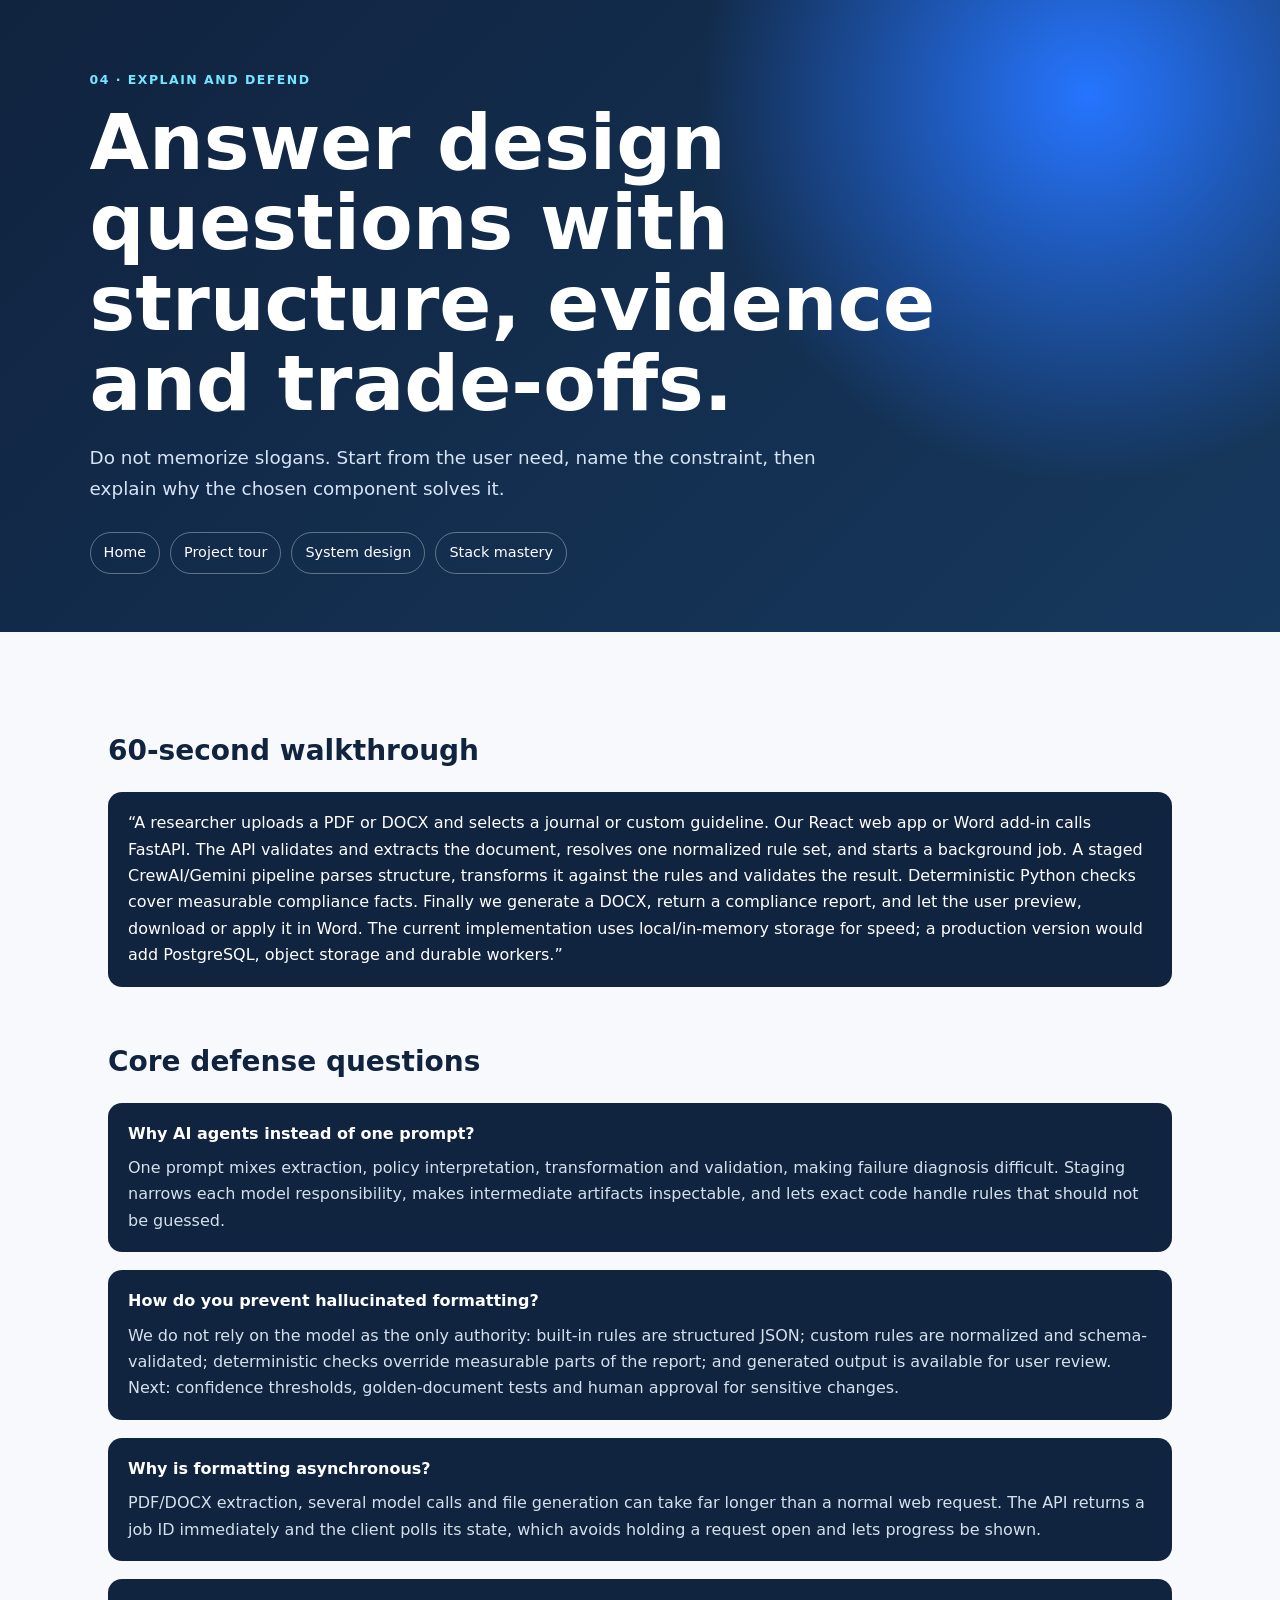
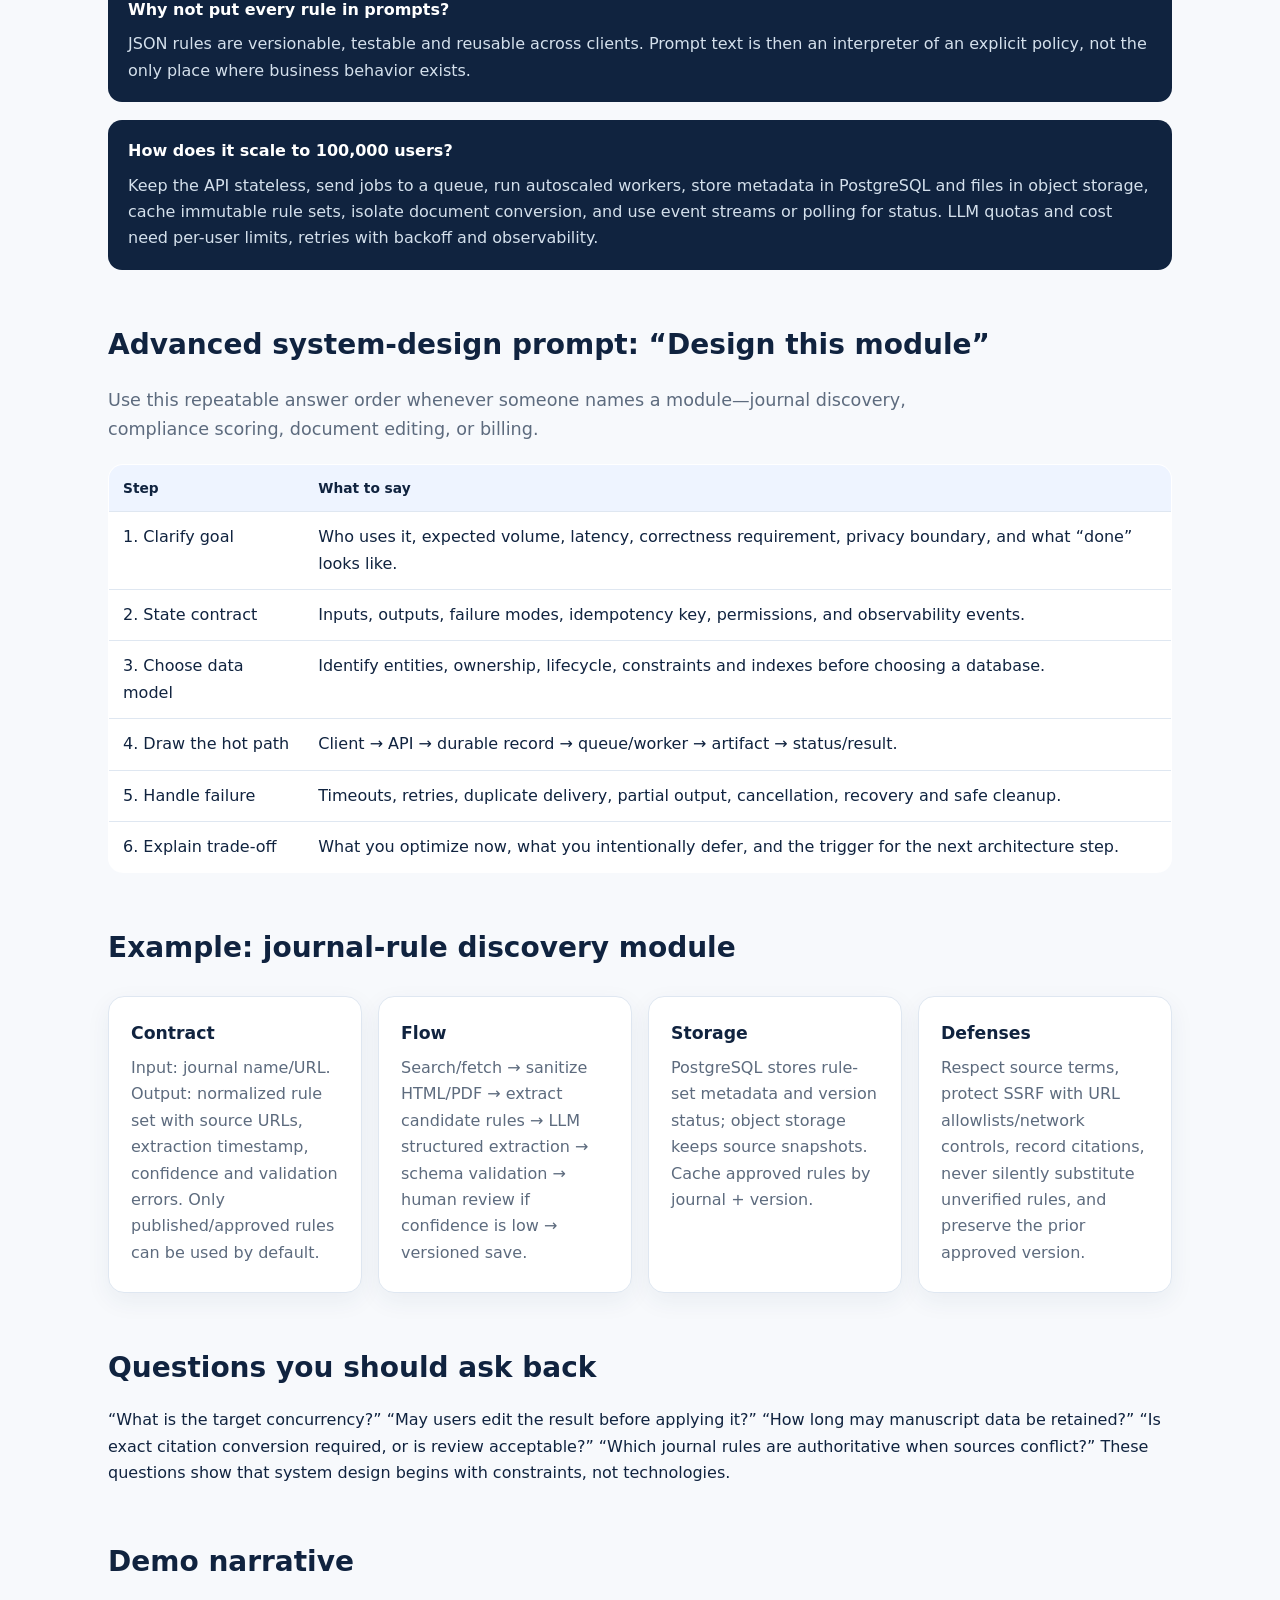
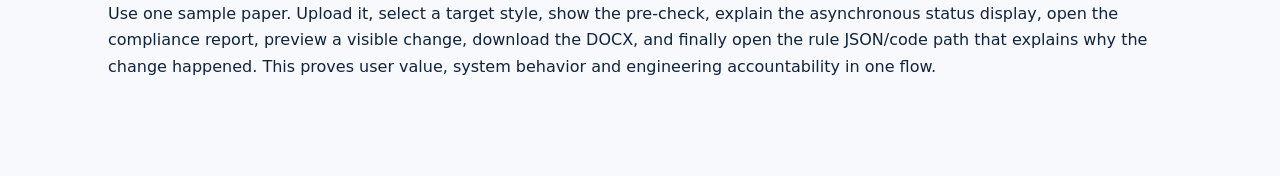
<file: explanation/04-interview-playbook.html>
<!doctype html><html><head><meta charset="utf-8"><meta name="viewport" content="width=device-width,initial-scale=1"><title>Interview playbook | Agent Paperpal</title><link rel="stylesheet" href="styles.css"></head><body><header class="hero"><div class="eyebrow">04 · explain and defend</div><h1>Answer design questions with structure, evidence and trade-offs.</h1><p>Do not memorize slogans. Start from the user need, name the constraint, then explain why the chosen component solves it.</p><nav class="nav"><a href="index.html">Home</a><a href="01-project-tour.html">Project tour</a><a href="02-system-design.html">System design</a><a href="03-stack-mastery.html">Stack mastery</a></nav></header><main class="wrap"><h2>60-second walkthrough</h2><div class="q">“A researcher uploads a PDF or DOCX and selects a journal or custom guideline. Our React web app or Word add-in calls FastAPI. The API validates and extracts the document, resolves one normalized rule set, and starts a background job. A staged CrewAI/Gemini pipeline parses structure, transforms it against the rules and validates the result. Deterministic Python checks cover measurable compliance facts. Finally we generate a DOCX, return a compliance report, and let the user preview, download or apply it in Word. The current implementation uses local/in-memory storage for speed; a production version would add PostgreSQL, object storage and durable workers.”</div><h2>Core defense questions</h2><div class="q"><strong>Why AI agents instead of one prompt?</strong><p>One prompt mixes extraction, policy interpretation, transformation and validation, making failure diagnosis difficult. Staging narrows each model responsibility, makes intermediate artifacts inspectable, and lets exact code handle rules that should not be guessed.</p></div><div class="q"><strong>How do you prevent hallucinated formatting?</strong><p>We do not rely on the model as the only authority: built-in rules are structured JSON; custom rules are normalized and schema-validated; deterministic checks override measurable parts of the report; and generated output is available for user review. Next: confidence thresholds, golden-document tests and human approval for sensitive changes.</p></div><div class="q"><strong>Why is formatting asynchronous?</strong><p>PDF/DOCX extraction, several model calls and file generation can take far longer than a normal web request. The API returns a job ID immediately and the client polls its state, which avoids holding a request open and lets progress be shown.</p></div><div class="q"><strong>Why not put every rule in prompts?</strong><p>JSON rules are versionable, testable and reusable across clients. Prompt text is then an interpreter of an explicit policy, not the only place where business behavior exists.</p></div><div class="q"><strong>How does it scale to 100,000 users?</strong><p>Keep the API stateless, send jobs to a queue, run autoscaled workers, store metadata in PostgreSQL and files in object storage, cache immutable rule sets, isolate document conversion, and use event streams or polling for status. LLM quotas and cost need per-user limits, retries with backoff and observability.</p></div><h2>Advanced system-design prompt: “Design this module”</h2><p class="lead">Use this repeatable answer order whenever someone names a module—journal discovery, compliance scoring, document editing, or billing.</p><table><thead><tr><th>Step</th><th>What to say</th></tr></thead><tbody><tr><td>1. Clarify goal</td><td>Who uses it, expected volume, latency, correctness requirement, privacy boundary, and what “done” looks like.</td></tr><tr><td>2. State contract</td><td>Inputs, outputs, failure modes, idempotency key, permissions, and observability events.</td></tr><tr><td>3. Choose data model</td><td>Identify entities, ownership, lifecycle, constraints and indexes before choosing a database.</td></tr><tr><td>4. Draw the hot path</td><td>Client → API → durable record → queue/worker → artifact → status/result.</td></tr><tr><td>5. Handle failure</td><td>Timeouts, retries, duplicate delivery, partial output, cancellation, recovery and safe cleanup.</td></tr><tr><td>6. Explain trade-off</td><td>What you optimize now, what you intentionally defer, and the trigger for the next architecture step.</td></tr></tbody></table><h2>Example: journal-rule discovery module</h2><div class="grid"><article class="card"><h3>Contract</h3><p>Input: journal name/URL. Output: normalized rule set with source URLs, extraction timestamp, confidence and validation errors. Only published/approved rules can be used by default.</p></article><article class="card"><h3>Flow</h3><p>Search/fetch → sanitize HTML/PDF → extract candidate rules → LLM structured extraction → schema validation → human review if confidence is low → versioned save.</p></article><article class="card"><h3>Storage</h3><p>PostgreSQL stores rule-set metadata and version status; object storage keeps source snapshots. Cache approved rules by journal + version.</p></article><article class="card"><h3>Defenses</h3><p>Respect source terms, protect SSRF with URL allowlists/network controls, record citations, never silently substitute unverified rules, and preserve the prior approved version.</p></article></div><h2>Questions you should ask back</h2><p>“What is the target concurrency?” “May users edit the result before applying it?” “How long may manuscript data be retained?” “Is exact citation conversion required, or is review acceptable?” “Which journal rules are authoritative when sources conflict?” These questions show that system design begins with constraints, not technologies.</p><h2>Demo narrative</h2><p>Use one sample paper. Upload it, select a target style, show the pre-check, explain the asynchronous status display, open the compliance report, preview a visible change, download the DOCX, and finally open the rule JSON/code path that explains why the change happened. This proves user value, system behavior and engineering accountability in one flow.</p></main></body></html>
</file>
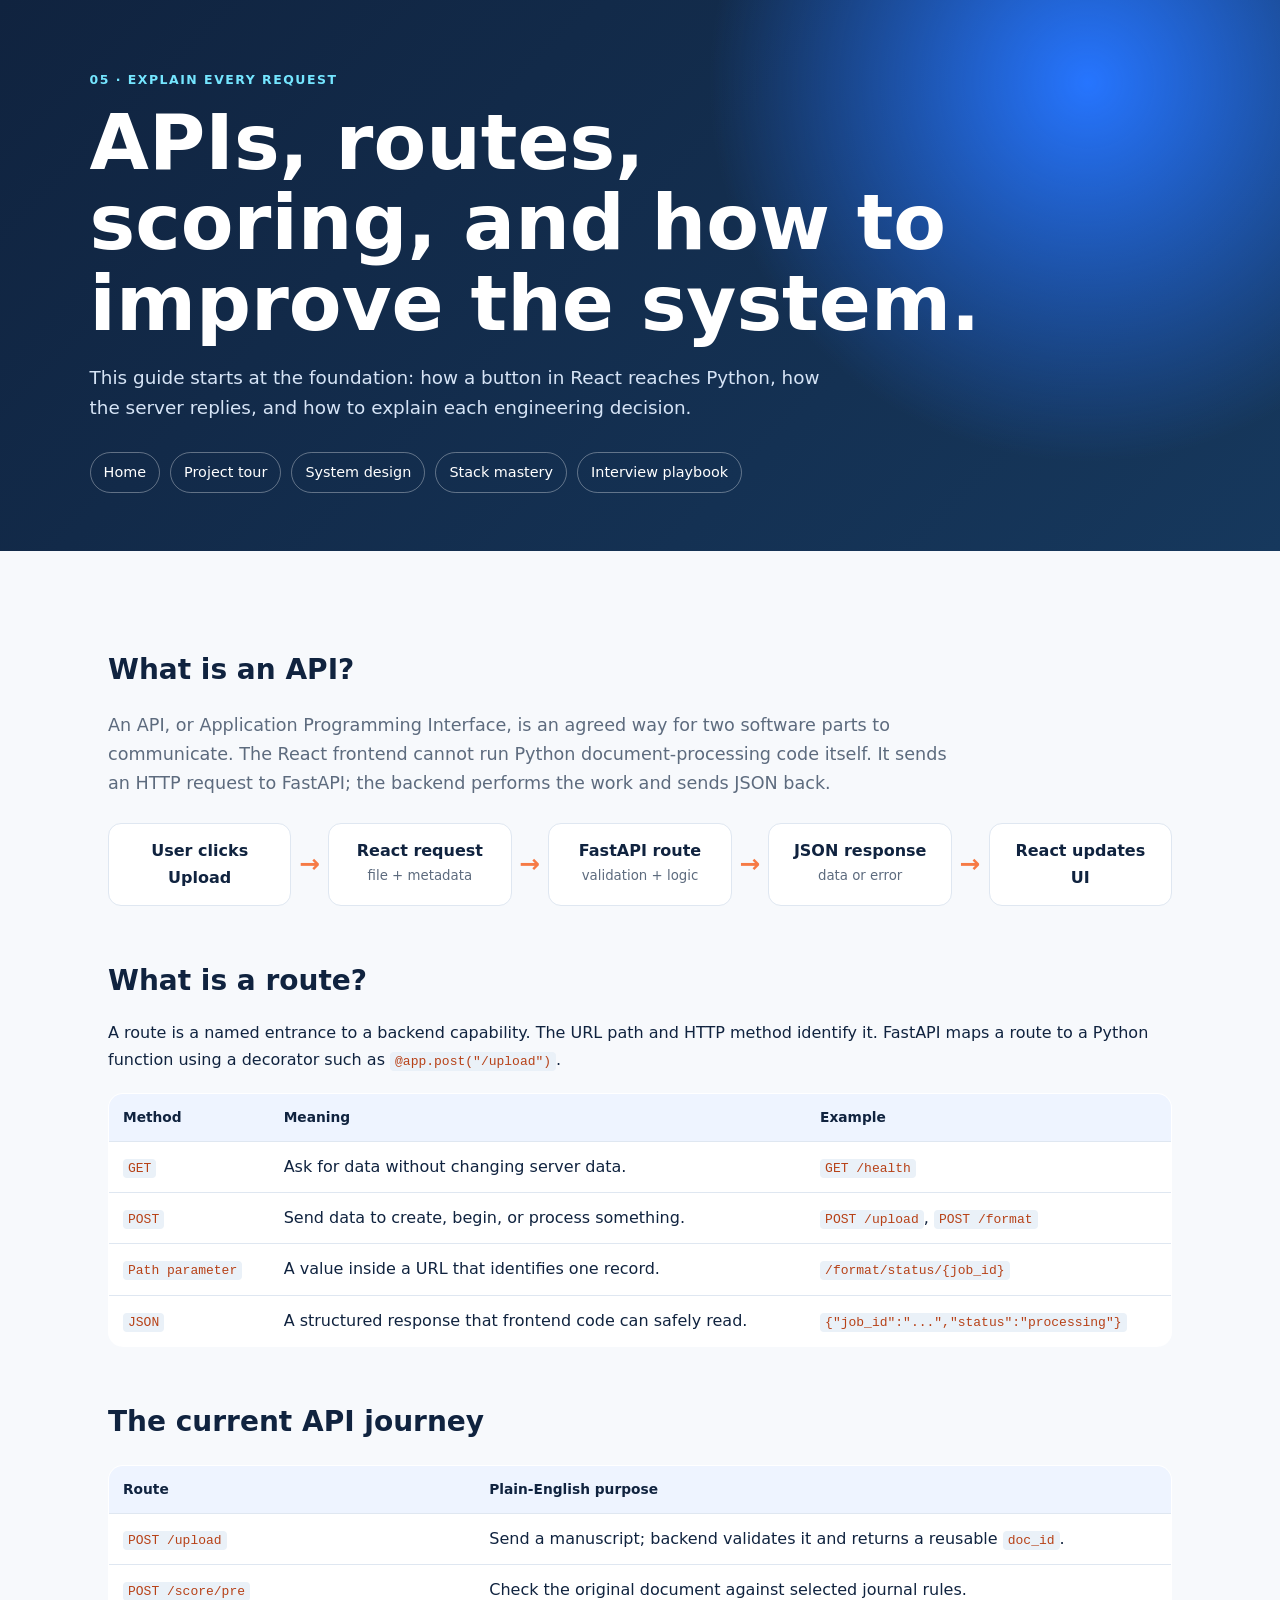
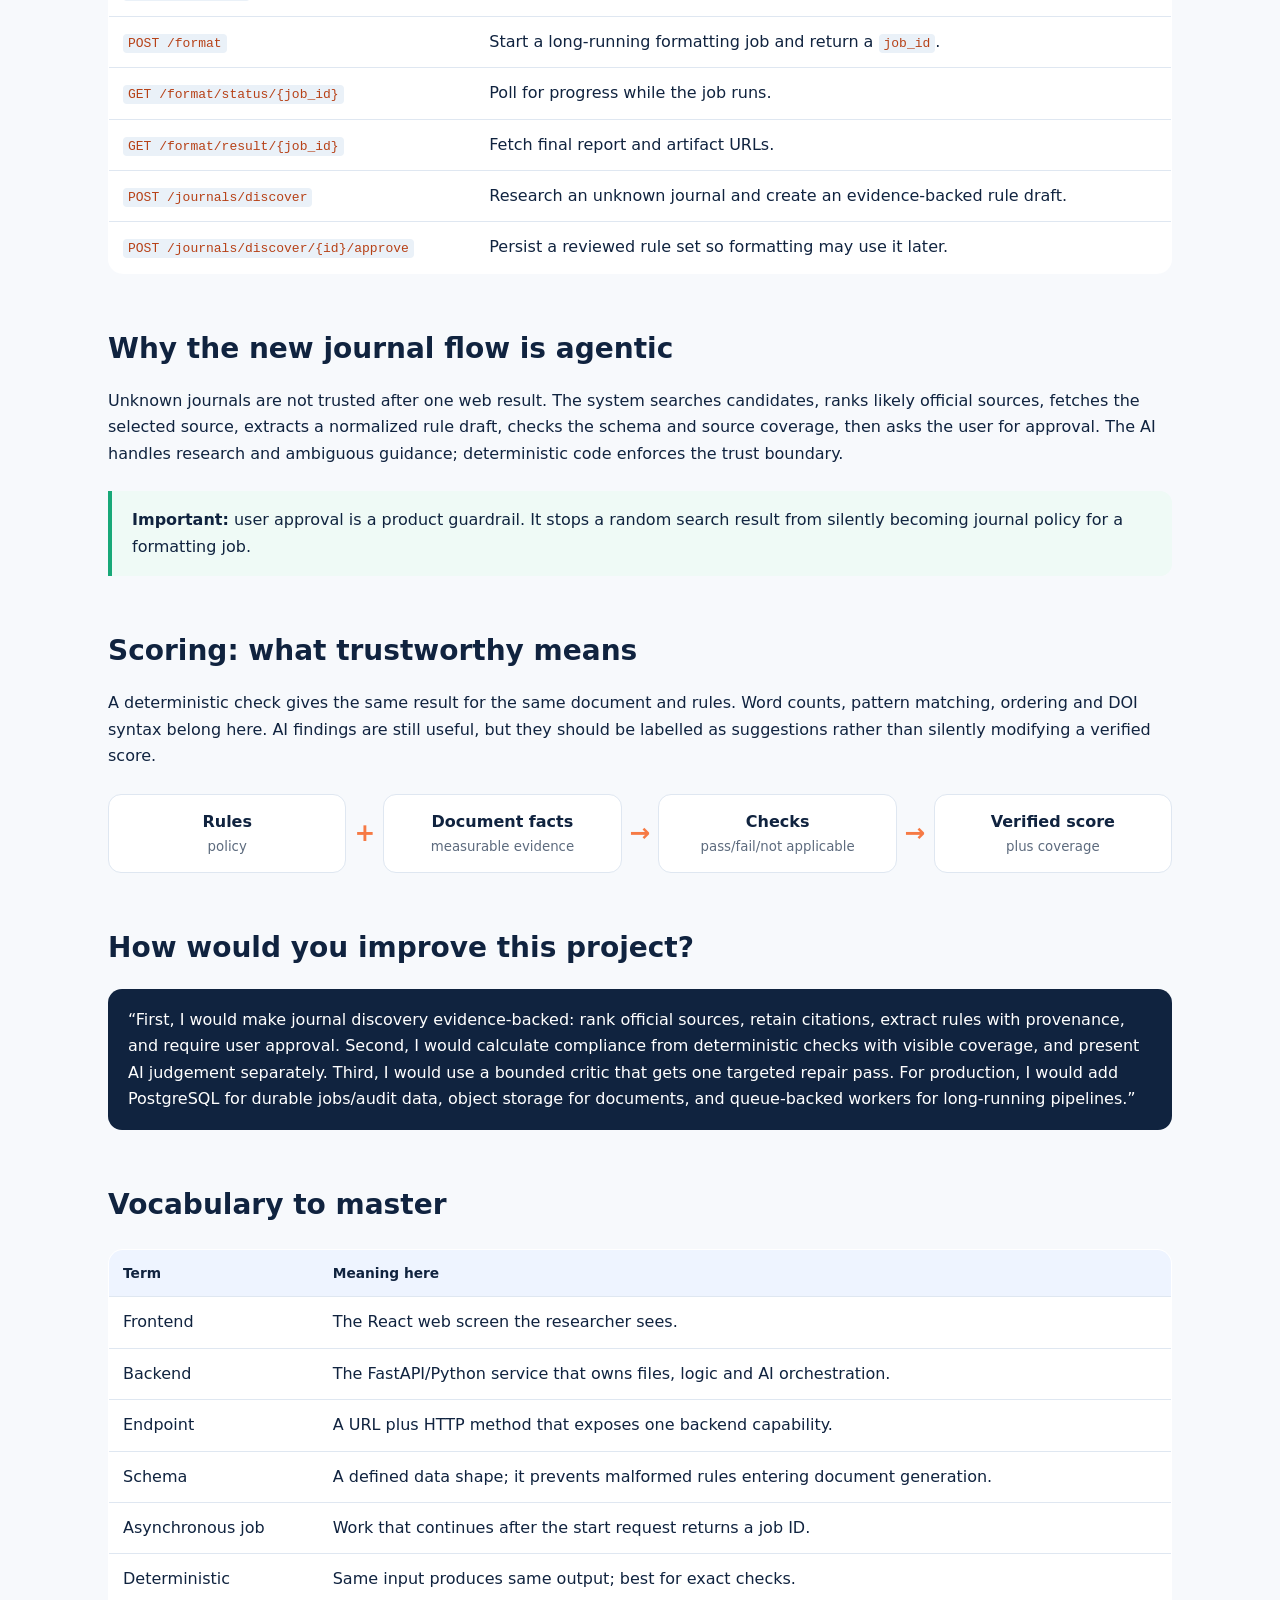
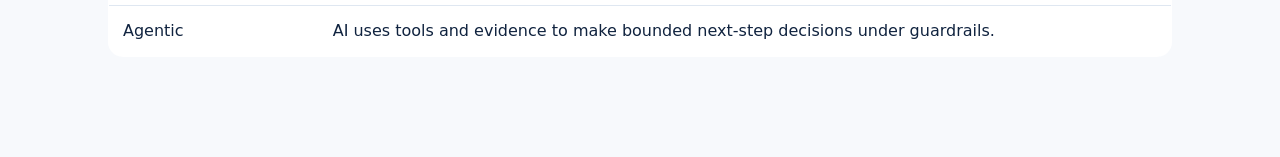
<file: explanation/05-api-routes-and-improvements.html>
<!doctype html><html><head><meta charset="utf-8"><meta name="viewport" content="width=device-width,initial-scale=1"><title>API basics | Agent Paperpal</title><link rel="stylesheet" href="styles.css"></head><body><header class="hero"><div class="eyebrow">05 · explain every request</div><h1>APIs, routes, scoring, and how to improve the system.</h1><p>This guide starts at the foundation: how a button in React reaches Python, how the server replies, and how to explain each engineering decision.</p><nav class="nav"><a href="index.html">Home</a><a href="01-project-tour.html">Project tour</a><a href="02-system-design.html">System design</a><a href="03-stack-mastery.html">Stack mastery</a><a href="04-interview-playbook.html">Interview playbook</a></nav></header><main class="wrap"><h2>What is an API?</h2><p class="lead">An API, or Application Programming Interface, is an agreed way for two software parts to communicate. The React frontend cannot run Python document-processing code itself. It sends an HTTP request to FastAPI; the backend performs the work and sends JSON back.</p><div class="flow"><div class="node">User clicks Upload</div><div class="arrow">→</div><div class="node">React request<br><small>file + metadata</small></div><div class="arrow">→</div><div class="node">FastAPI route<br><small>validation + logic</small></div><div class="arrow">→</div><div class="node">JSON response<br><small>data or error</small></div><div class="arrow">→</div><div class="node">React updates UI</div></div><h2>What is a route?</h2><p>A route is a named entrance to a backend capability. The URL path and HTTP method identify it. FastAPI maps a route to a Python function using a decorator such as <code>@app.post("/upload")</code>.</p><table><thead><tr><th>Method</th><th>Meaning</th><th>Example</th></tr></thead><tbody><tr><td><code>GET</code></td><td>Ask for data without changing server data.</td><td><code>GET /health</code></td></tr><tr><td><code>POST</code></td><td>Send data to create, begin, or process something.</td><td><code>POST /upload</code>, <code>POST /format</code></td></tr><tr><td><code>Path parameter</code></td><td>A value inside a URL that identifies one record.</td><td><code>/format/status/{job_id}</code></td></tr><tr><td><code>JSON</code></td><td>A structured response that frontend code can safely read.</td><td><code>{"job_id":"...","status":"processing"}</code></td></tr></tbody></table><h2>The current API journey</h2><table><thead><tr><th>Route</th><th>Plain-English purpose</th></tr></thead><tbody><tr><td><code>POST /upload</code></td><td>Send a manuscript; backend validates it and returns a reusable <code>doc_id</code>.</td></tr><tr><td><code>POST /score/pre</code></td><td>Check the original document against selected journal rules.</td></tr><tr><td><code>POST /format</code></td><td>Start a long-running formatting job and return a <code>job_id</code>.</td></tr><tr><td><code>GET /format/status/{job_id}</code></td><td>Poll for progress while the job runs.</td></tr><tr><td><code>GET /format/result/{job_id}</code></td><td>Fetch final report and artifact URLs.</td></tr><tr><td><code>POST /journals/discover</code></td><td>Research an unknown journal and create an evidence-backed rule draft.</td></tr><tr><td><code>POST /journals/discover/{id}/approve</code></td><td>Persist a reviewed rule set so formatting may use it later.</td></tr></tbody></table><h2>Why the new journal flow is agentic</h2><p>Unknown journals are not trusted after one web result. The system searches candidates, ranks likely official sources, fetches the selected source, extracts a normalized rule draft, checks the schema and source coverage, then asks the user for approval. The AI handles research and ambiguous guidance; deterministic code enforces the trust boundary.</p><div class="callout good"><strong>Important:</strong> user approval is a product guardrail. It stops a random search result from silently becoming journal policy for a formatting job.</div><h2>Scoring: what trustworthy means</h2><p>A deterministic check gives the same result for the same document and rules. Word counts, pattern matching, ordering and DOI syntax belong here. AI findings are still useful, but they should be labelled as suggestions rather than silently modifying a verified score.</p><div class="flow"><div class="node">Rules<br><small>policy</small></div><div class="arrow">+</div><div class="node">Document facts<br><small>measurable evidence</small></div><div class="arrow">→</div><div class="node">Checks<br><small>pass/fail/not applicable</small></div><div class="arrow">→</div><div class="node">Verified score<br><small>plus coverage</small></div></div><h2>How would you improve this project?</h2><div class="q">“First, I would make journal discovery evidence-backed: rank official sources, retain citations, extract rules with provenance, and require user approval. Second, I would calculate compliance from deterministic checks with visible coverage, and present AI judgement separately. Third, I would use a bounded critic that gets one targeted repair pass. For production, I would add PostgreSQL for durable jobs/audit data, object storage for documents, and queue-backed workers for long-running pipelines.”</div><h2>Vocabulary to master</h2><table><thead><tr><th>Term</th><th>Meaning here</th></tr></thead><tbody><tr><td>Frontend</td><td>The React web screen the researcher sees.</td></tr><tr><td>Backend</td><td>The FastAPI/Python service that owns files, logic and AI orchestration.</td></tr><tr><td>Endpoint</td><td>A URL plus HTTP method that exposes one backend capability.</td></tr><tr><td>Schema</td><td>A defined data shape; it prevents malformed rules entering document generation.</td></tr><tr><td>Asynchronous job</td><td>Work that continues after the start request returns a job ID.</td></tr><tr><td>Deterministic</td><td>Same input produces same output; best for exact checks.</td></tr><tr><td>Agentic</td><td>AI uses tools and evidence to make bounded next-step decisions under guardrails.</td></tr></tbody></table></main></body></html>
</file>
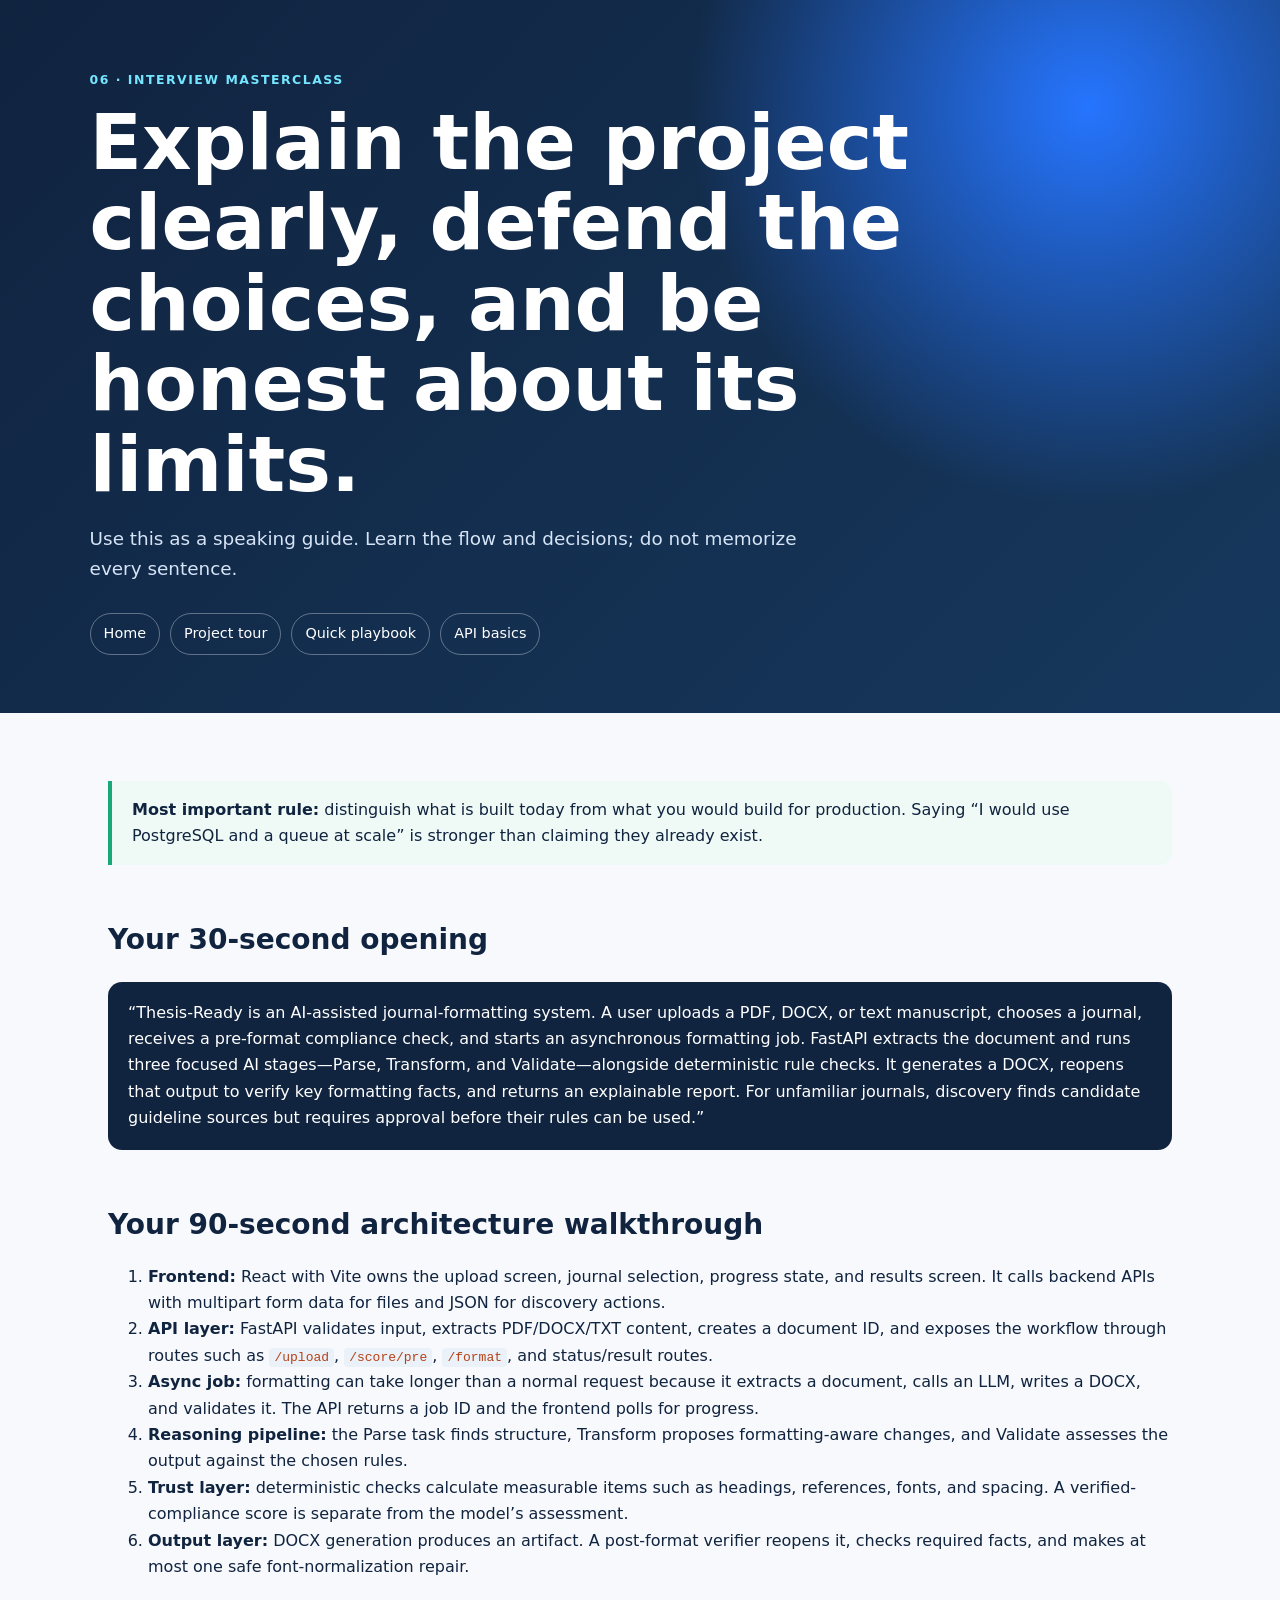
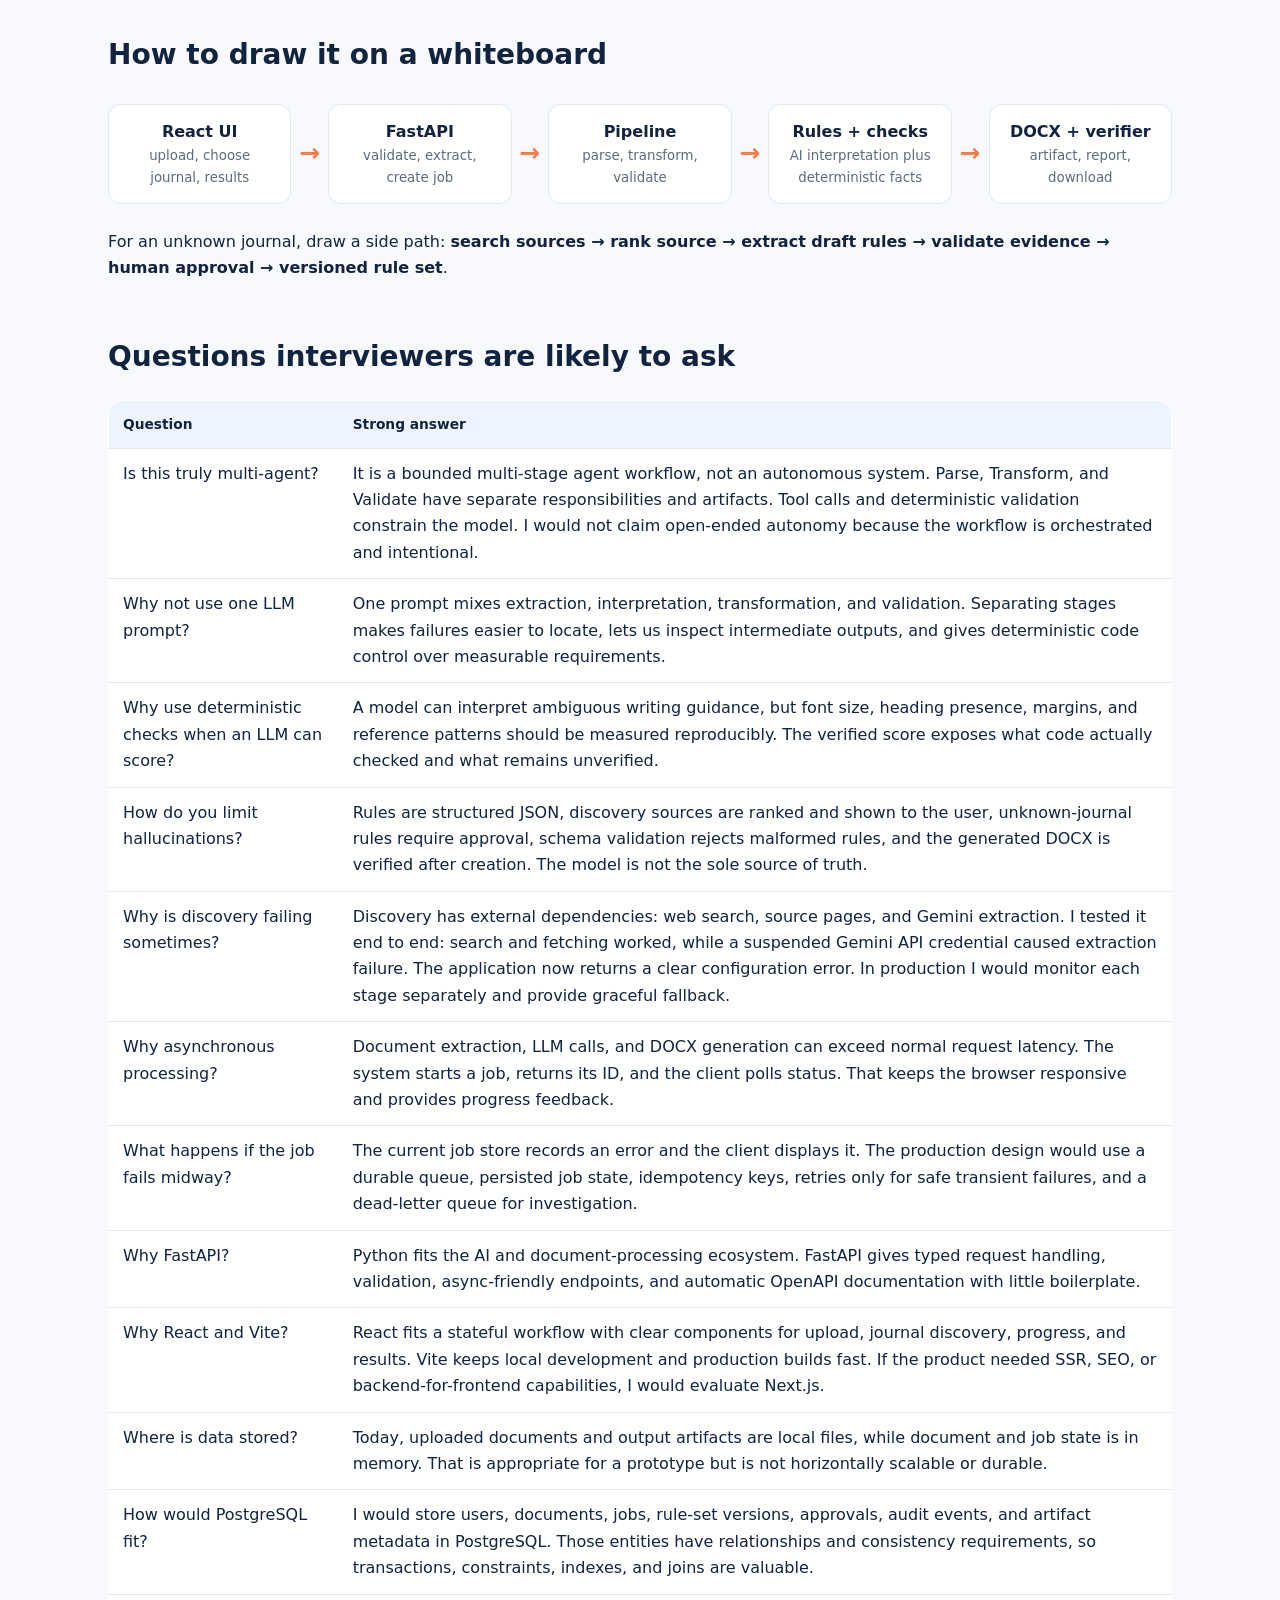
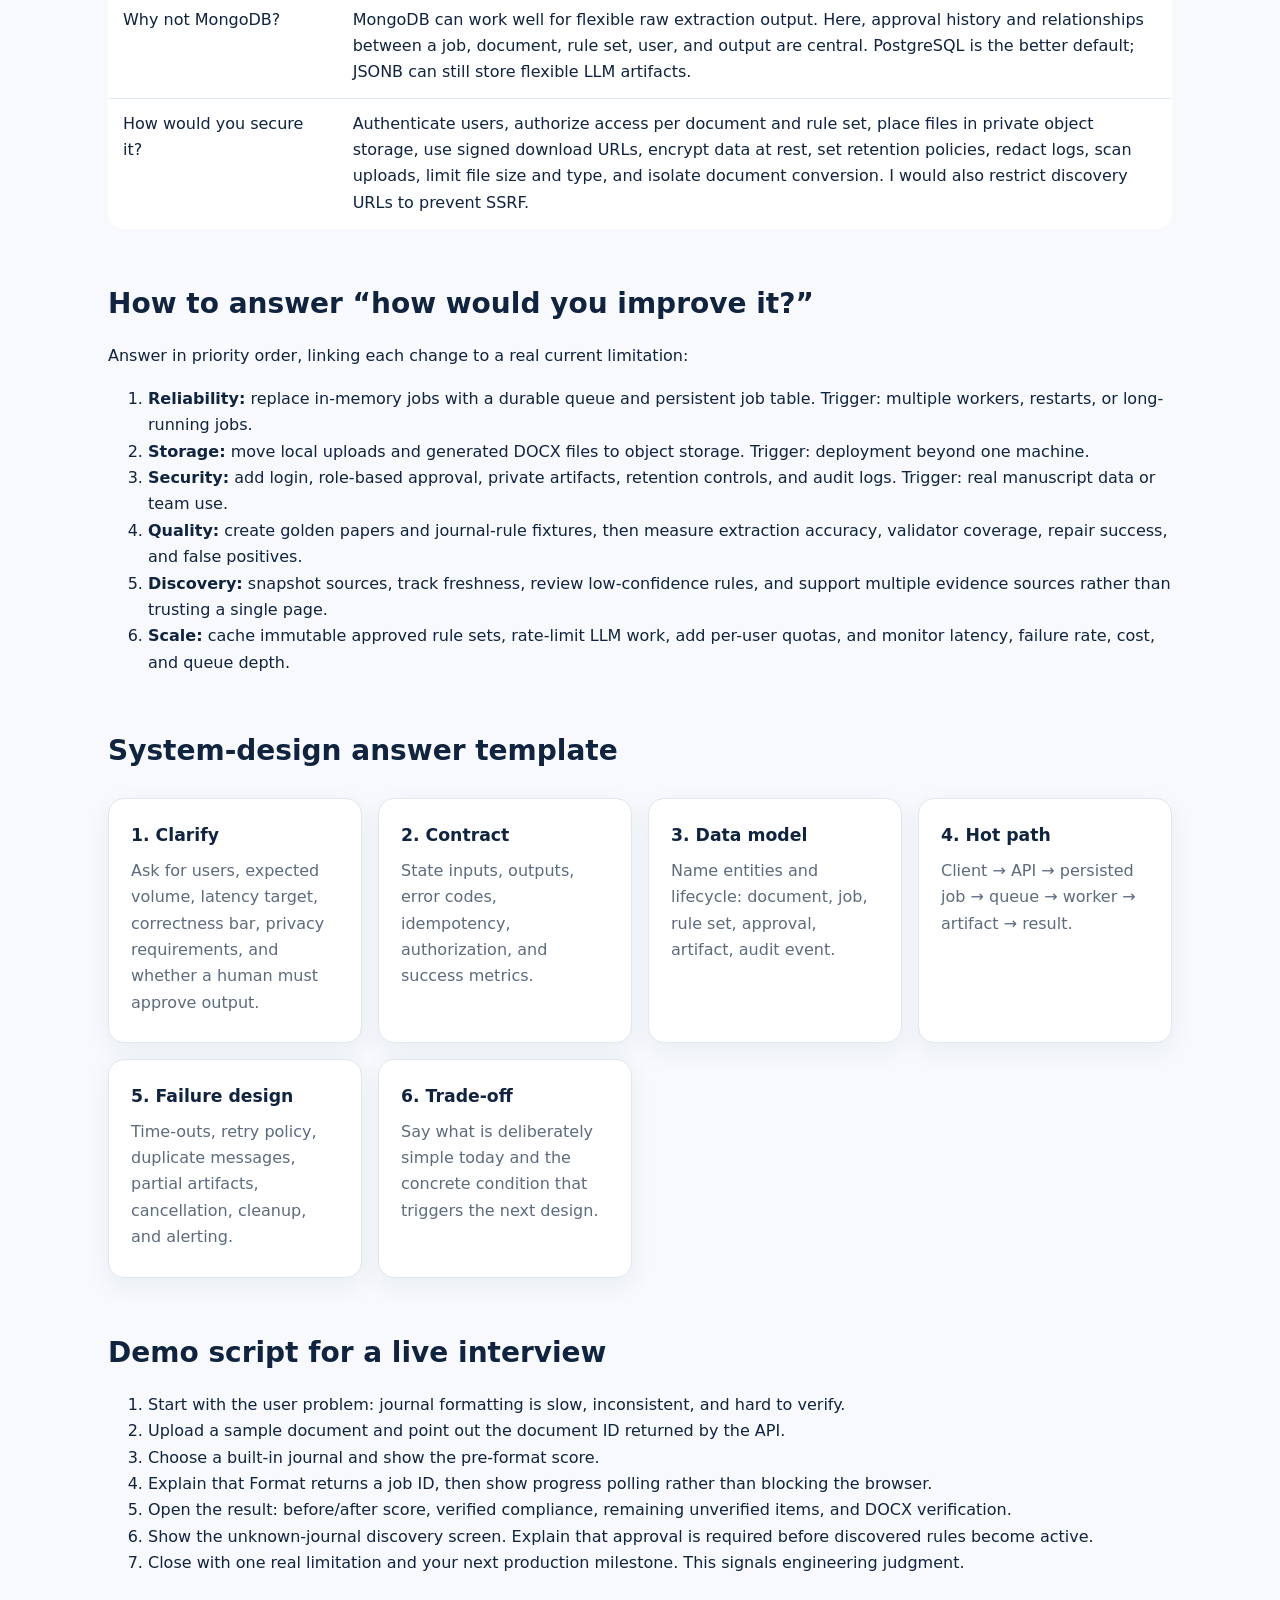
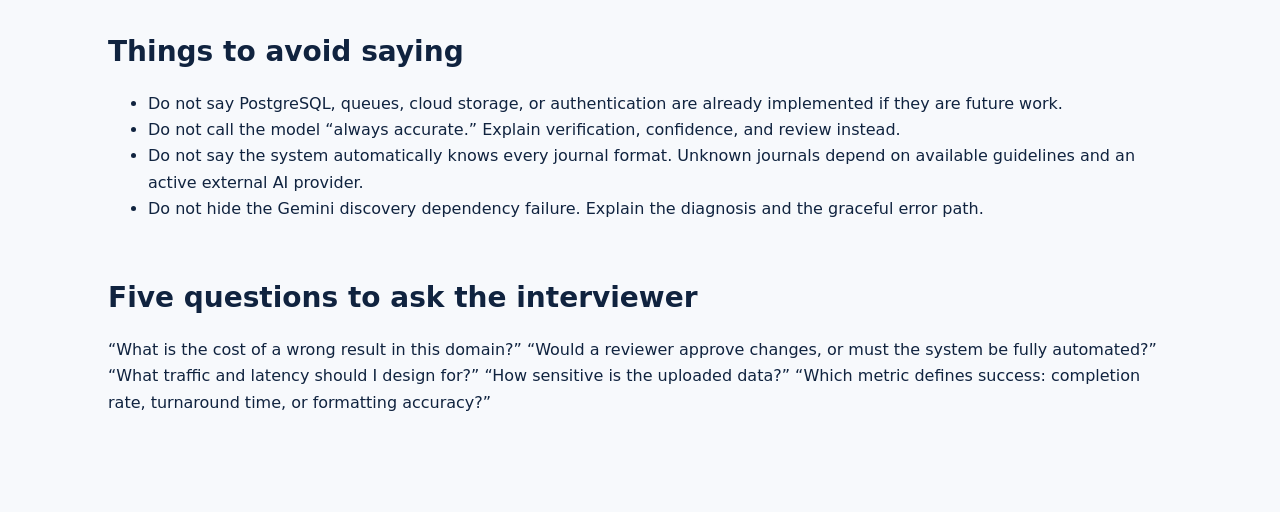
<file: explanation/06-interview-masterclass.html>
<!doctype html>
<html lang="en"><head><meta charset="utf-8"><meta name="viewport" content="width=device-width,initial-scale=1"><title>Interview Masterclass | Thesis-Ready</title><link rel="stylesheet" href="styles.css"></head>
<body><header class="hero"><div class="eyebrow">06 · interview masterclass</div><h1>Explain the project clearly, defend the choices, and be honest about its limits.</h1><p>Use this as a speaking guide. Learn the flow and decisions; do not memorize every sentence.</p><nav class="nav"><a href="index.html">Home</a><a href="01-project-tour.html">Project tour</a><a href="04-interview-playbook.html">Quick playbook</a><a href="05-api-routes-and-improvements.html">API basics</a></nav></header>
<main class="wrap">
<div class="callout good"><strong>Most important rule:</strong> distinguish what is built today from what you would build for production. Saying “I would use PostgreSQL and a queue at scale” is stronger than claiming they already exist.</div>

<h2>Your 30-second opening</h2>
<div class="q">“Thesis-Ready is an AI-assisted journal-formatting system. A user uploads a PDF, DOCX, or text manuscript, chooses a journal, receives a pre-format compliance check, and starts an asynchronous formatting job. FastAPI extracts the document and runs three focused AI stages—Parse, Transform, and Validate—alongside deterministic rule checks. It generates a DOCX, reopens that output to verify key formatting facts, and returns an explainable report. For unfamiliar journals, discovery finds candidate guideline sources but requires approval before their rules can be used.”</div>

<h2>Your 90-second architecture walkthrough</h2>
<ol><li><strong>Frontend:</strong> React with Vite owns the upload screen, journal selection, progress state, and results screen. It calls backend APIs with multipart form data for files and JSON for discovery actions.</li><li><strong>API layer:</strong> FastAPI validates input, extracts PDF/DOCX/TXT content, creates a document ID, and exposes the workflow through routes such as <code>/upload</code>, <code>/score/pre</code>, <code>/format</code>, and status/result routes.</li><li><strong>Async job:</strong> formatting can take longer than a normal request because it extracts a document, calls an LLM, writes a DOCX, and validates it. The API returns a job ID and the frontend polls for progress.</li><li><strong>Reasoning pipeline:</strong> the Parse task finds structure, Transform proposes formatting-aware changes, and Validate assesses the output against the chosen rules.</li><li><strong>Trust layer:</strong> deterministic checks calculate measurable items such as headings, references, fonts, and spacing. A verified-compliance score is separate from the model’s assessment.</li><li><strong>Output layer:</strong> DOCX generation produces an artifact. A post-format verifier reopens it, checks required facts, and makes at most one safe font-normalization repair.</li></ol>

<h2>How to draw it on a whiteboard</h2>
<div class="flow"><div class="node">React UI<small>upload, choose journal, results</small></div><div class="arrow">→</div><div class="node">FastAPI<small>validate, extract, create job</small></div><div class="arrow">→</div><div class="node">Pipeline<small>parse, transform, validate</small></div><div class="arrow">→</div><div class="node">Rules + checks<small>AI interpretation plus deterministic facts</small></div><div class="arrow">→</div><div class="node">DOCX + verifier<small>artifact, report, download</small></div></div>
<p>For an unknown journal, draw a side path: <strong>search sources → rank source → extract draft rules → validate evidence → human approval → versioned rule set</strong>.</p>

<h2>Questions interviewers are likely to ask</h2>
<table><thead><tr><th>Question</th><th>Strong answer</th></tr></thead><tbody>
<tr><td>Is this truly multi-agent?</td><td>It is a bounded multi-stage agent workflow, not an autonomous system. Parse, Transform, and Validate have separate responsibilities and artifacts. Tool calls and deterministic validation constrain the model. I would not claim open-ended autonomy because the workflow is orchestrated and intentional.</td></tr>
<tr><td>Why not use one LLM prompt?</td><td>One prompt mixes extraction, interpretation, transformation, and validation. Separating stages makes failures easier to locate, lets us inspect intermediate outputs, and gives deterministic code control over measurable requirements.</td></tr>
<tr><td>Why use deterministic checks when an LLM can score?</td><td>A model can interpret ambiguous writing guidance, but font size, heading presence, margins, and reference patterns should be measured reproducibly. The verified score exposes what code actually checked and what remains unverified.</td></tr>
<tr><td>How do you limit hallucinations?</td><td>Rules are structured JSON, discovery sources are ranked and shown to the user, unknown-journal rules require approval, schema validation rejects malformed rules, and the generated DOCX is verified after creation. The model is not the sole source of truth.</td></tr>
<tr><td>Why is discovery failing sometimes?</td><td>Discovery has external dependencies: web search, source pages, and Gemini extraction. I tested it end to end: search and fetching worked, while a suspended Gemini API credential caused extraction failure. The application now returns a clear configuration error. In production I would monitor each stage separately and provide graceful fallback.</td></tr>
<tr><td>Why asynchronous processing?</td><td>Document extraction, LLM calls, and DOCX generation can exceed normal request latency. The system starts a job, returns its ID, and the client polls status. That keeps the browser responsive and provides progress feedback.</td></tr>
<tr><td>What happens if the job fails midway?</td><td>The current job store records an error and the client displays it. The production design would use a durable queue, persisted job state, idempotency keys, retries only for safe transient failures, and a dead-letter queue for investigation.</td></tr>
<tr><td>Why FastAPI?</td><td>Python fits the AI and document-processing ecosystem. FastAPI gives typed request handling, validation, async-friendly endpoints, and automatic OpenAPI documentation with little boilerplate.</td></tr>
<tr><td>Why React and Vite?</td><td>React fits a stateful workflow with clear components for upload, journal discovery, progress, and results. Vite keeps local development and production builds fast. If the product needed SSR, SEO, or backend-for-frontend capabilities, I would evaluate Next.js.</td></tr>
<tr><td>Where is data stored?</td><td>Today, uploaded documents and output artifacts are local files, while document and job state is in memory. That is appropriate for a prototype but is not horizontally scalable or durable.</td></tr>
<tr><td>How would PostgreSQL fit?</td><td>I would store users, documents, jobs, rule-set versions, approvals, audit events, and artifact metadata in PostgreSQL. Those entities have relationships and consistency requirements, so transactions, constraints, indexes, and joins are valuable.</td></tr>
<tr><td>Why not MongoDB?</td><td>MongoDB can work well for flexible raw extraction output. Here, approval history and relationships between a job, document, rule set, user, and output are central. PostgreSQL is the better default; JSONB can still store flexible LLM artifacts.</td></tr>
<tr><td>How would you secure it?</td><td>Authenticate users, authorize access per document and rule set, place files in private object storage, use signed download URLs, encrypt data at rest, set retention policies, redact logs, scan uploads, limit file size and type, and isolate document conversion. I would also restrict discovery URLs to prevent SSRF.</td></tr>
</tbody></table>

<h2>How to answer “how would you improve it?”</h2>
<p>Answer in priority order, linking each change to a real current limitation:</p>
<ol><li><strong>Reliability:</strong> replace in-memory jobs with a durable queue and persistent job table. Trigger: multiple workers, restarts, or long-running jobs.</li><li><strong>Storage:</strong> move local uploads and generated DOCX files to object storage. Trigger: deployment beyond one machine.</li><li><strong>Security:</strong> add login, role-based approval, private artifacts, retention controls, and audit logs. Trigger: real manuscript data or team use.</li><li><strong>Quality:</strong> create golden papers and journal-rule fixtures, then measure extraction accuracy, validator coverage, repair success, and false positives.</li><li><strong>Discovery:</strong> snapshot sources, track freshness, review low-confidence rules, and support multiple evidence sources rather than trusting a single page.</li><li><strong>Scale:</strong> cache immutable approved rule sets, rate-limit LLM work, add per-user quotas, and monitor latency, failure rate, cost, and queue depth.</li></ol>

<h2>System-design answer template</h2>
<div class="grid"><article class="card"><h3>1. Clarify</h3><p>Ask for users, expected volume, latency target, correctness bar, privacy requirements, and whether a human must approve output.</p></article><article class="card"><h3>2. Contract</h3><p>State inputs, outputs, error codes, idempotency, authorization, and success metrics.</p></article><article class="card"><h3>3. Data model</h3><p>Name entities and lifecycle: document, job, rule set, approval, artifact, audit event.</p></article><article class="card"><h3>4. Hot path</h3><p>Client → API → persisted job → queue → worker → artifact → result.</p></article><article class="card"><h3>5. Failure design</h3><p>Time-outs, retry policy, duplicate messages, partial artifacts, cancellation, cleanup, and alerting.</p></article><article class="card"><h3>6. Trade-off</h3><p>Say what is deliberately simple today and the concrete condition that triggers the next design.</p></article></div>

<h2>Demo script for a live interview</h2>
<ol><li>Start with the user problem: journal formatting is slow, inconsistent, and hard to verify.</li><li>Upload a sample document and point out the document ID returned by the API.</li><li>Choose a built-in journal and show the pre-format score.</li><li>Explain that Format returns a job ID, then show progress polling rather than blocking the browser.</li><li>Open the result: before/after score, verified compliance, remaining unverified items, and DOCX verification.</li><li>Show the unknown-journal discovery screen. Explain that approval is required before discovered rules become active.</li><li>Close with one real limitation and your next production milestone. This signals engineering judgment.</li></ol>

<h2>Things to avoid saying</h2>
<ul><li>Do not say PostgreSQL, queues, cloud storage, or authentication are already implemented if they are future work.</li><li>Do not call the model “always accurate.” Explain verification, confidence, and review instead.</li><li>Do not say the system automatically knows every journal format. Unknown journals depend on available guidelines and an active external AI provider.</li><li>Do not hide the Gemini discovery dependency failure. Explain the diagnosis and the graceful error path.</li></ul>

<h2>Five questions to ask the interviewer</h2>
<p>“What is the cost of a wrong result in this domain?” “Would a reviewer approve changes, or must the system be fully automated?” “What traffic and latency should I design for?” “How sensitive is the uploaded data?” “Which metric defines success: completion rate, turnaround time, or formatting accuracy?”</p>
</main></body></html>
</file>
<file: explanation/styles.css>
:root{--ink:#10233f;--muted:#5d6b7e;--paper:#f7f9fc;--line:#dfe7f1;--blue:#246bfd;--cyan:#15b9d6;--orange:#f67a45;--green:#18a878;--nav:#10233f}*{box-sizing:border-box}html{scroll-behavior:smooth}body{margin:0;background:var(--paper);color:var(--ink);font:16px/1.65 Inter,ui-sans-serif,system-ui,-apple-system,"Segoe UI",sans-serif}.hero{color:#fff;background:radial-gradient(circle at 85% 15%,#2675ff 0,transparent 32%),linear-gradient(135deg,#10233f,#16385d);padding:70px max(7vw,28px) 58px}.eyebrow{font-size:.78rem;font-weight:800;letter-spacing:.12em;text-transform:uppercase;color:#75e6ff}.hero h1{max-width:900px;margin:12px 0;font-size:clamp(2.25rem,6vw,4.8rem);line-height:1.05}.hero p{max-width:760px;font-size:1.15rem;color:#d6e4f6}.nav{display:flex;gap:10px;flex-wrap:wrap;margin-top:28px}.nav a{color:#fff;text-decoration:none;padding:8px 13px;border:1px solid #ffffff55;border-radius:99px;font-size:.9rem}.nav a:hover{background:#ffffff1c}.wrap{max-width:1120px;margin:auto;padding:44px 28px 80px}h2{font-size:1.75rem;margin:52px 0 10px}h3{margin:0 0 8px;font-size:1.08rem}.lead{font-size:1.1rem;color:var(--muted);max-width:850px}.grid{display:grid;grid-template-columns:repeat(auto-fit,minmax(230px,1fr));gap:16px;margin:24px 0}.card{background:#fff;border:1px solid var(--line);border-radius:16px;padding:22px;box-shadow:0 8px 24px #183b6610}.card p{margin:.25rem 0;color:var(--muted)}.num{width:34px;height:34px;display:grid;place-items:center;border-radius:50%;background:#eaf1ff;color:var(--blue);font-weight:800;margin-bottom:10px}.flow{display:flex;align-items:stretch;gap:8px;flex-wrap:wrap;margin:25px 0}.node{flex:1;min-width:145px;background:#fff;border:1px solid var(--line);border-radius:13px;padding:14px;text-align:center;font-weight:750}.node small{display:block;color:var(--muted);font-weight:400}.arrow{align-self:center;color:var(--orange);font-size:1.55rem;font-weight:900}table{width:100%;border-collapse:collapse;background:#fff;border:1px solid var(--line);border-radius:15px;overflow:hidden;margin:20px 0}th,td{text-align:left;padding:12px 14px;border-bottom:1px solid var(--line);vertical-align:top}th{background:#eef4ff;font-size:.86rem}tr:last-child td{border:0}code{font:13px ui-monospace,SFMono-Regular,Consolas,monospace;background:#eaf1f8;padding:2px 5px;border-radius:4px;color:#b74117}.callout{border-left:4px solid var(--orange);background:#fff7f1;padding:16px 20px;border-radius:0 12px 12px 0;margin:24px 0}.good{border-left-color:var(--green);background:#effaf6}.q{background:#10233f;color:#fff;padding:18px 20px;border-radius:14px;margin:18px 0}.q p{margin:8px 0 0;color:#d4e0ec}.tag{display:inline-block;background:#e9f9fd;color:#087c98;border-radius:99px;padding:3px 9px;font-size:.78rem;font-weight:750;margin:3px}.footer{color:var(--muted);font-size:.9rem;padding:30px 0;border-top:1px solid var(--line);margin-top:55px}@media(max-width:620px){.hero{padding:48px 24px}.wrap{padding:28px 18px}.arrow{transform:rotate(90deg);width:100%;text-align:center}th,td{padding:9px;font-size:.9rem}}
</file>
